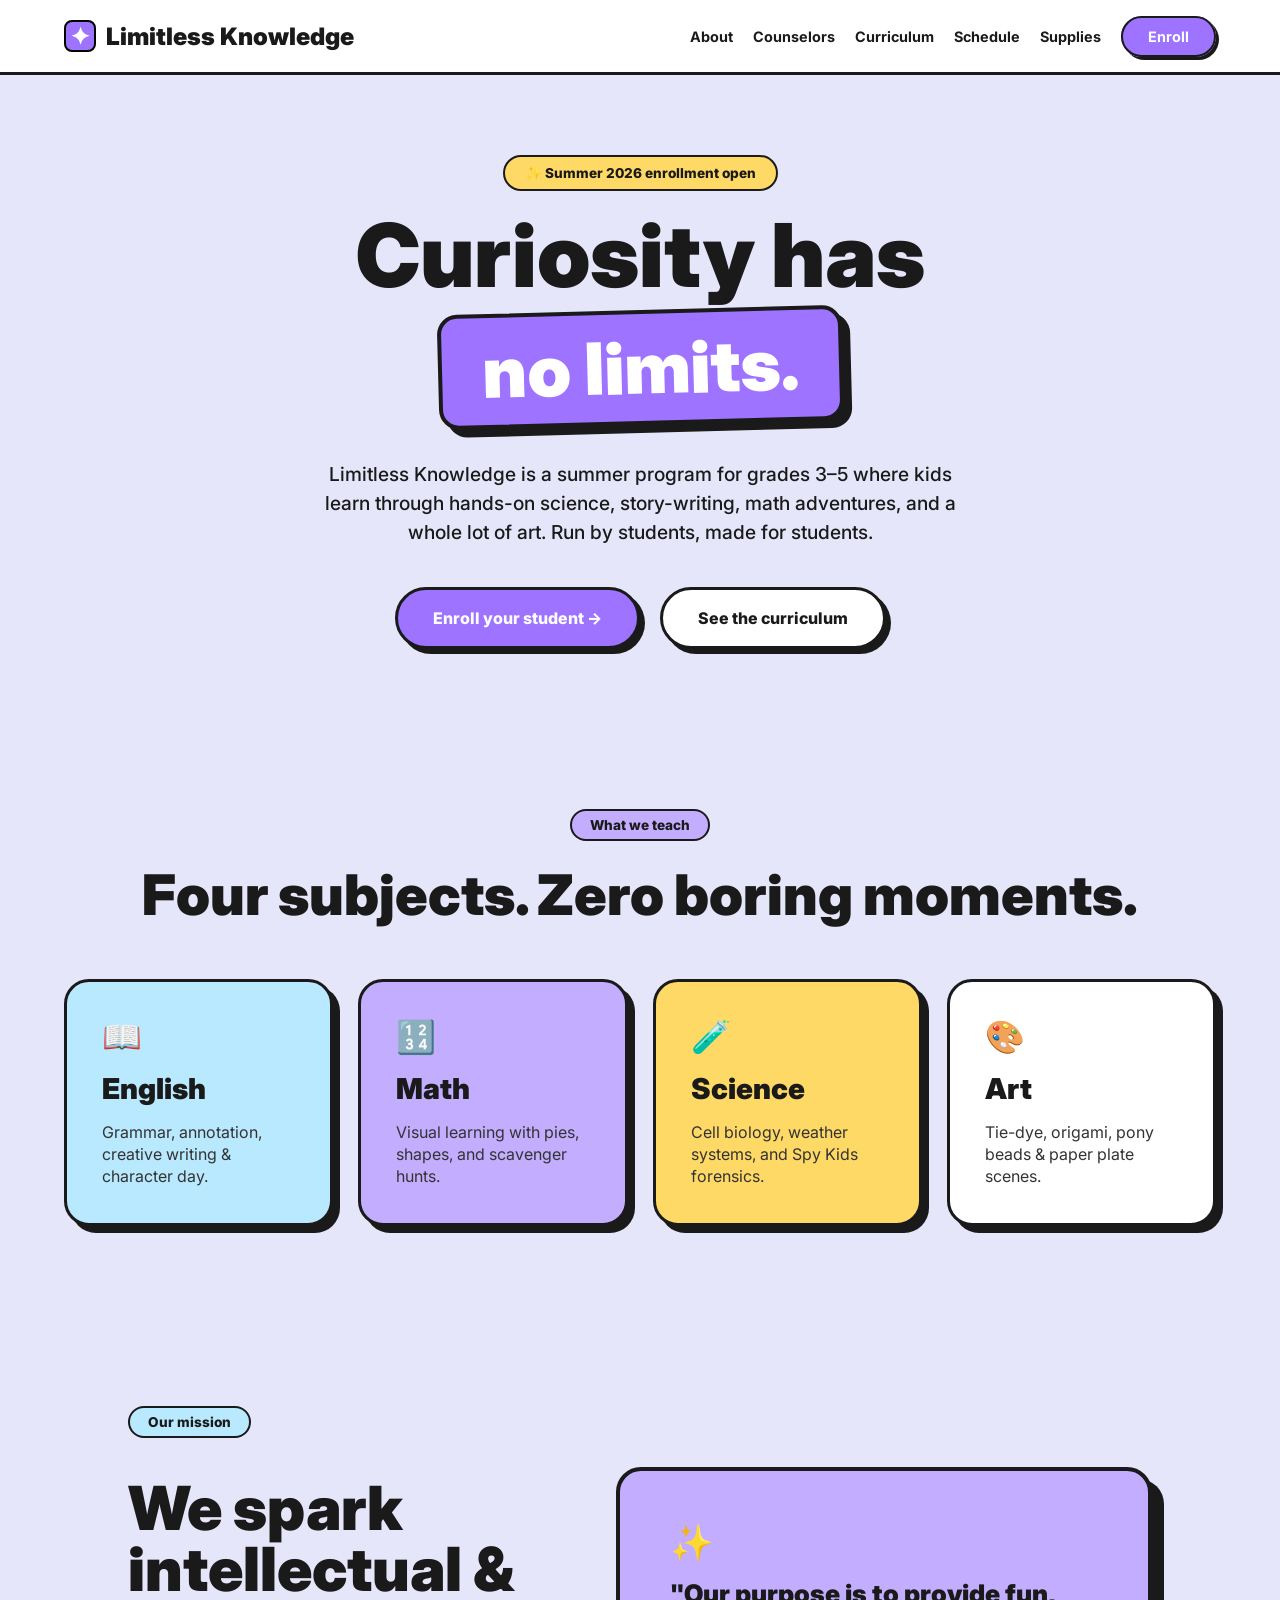
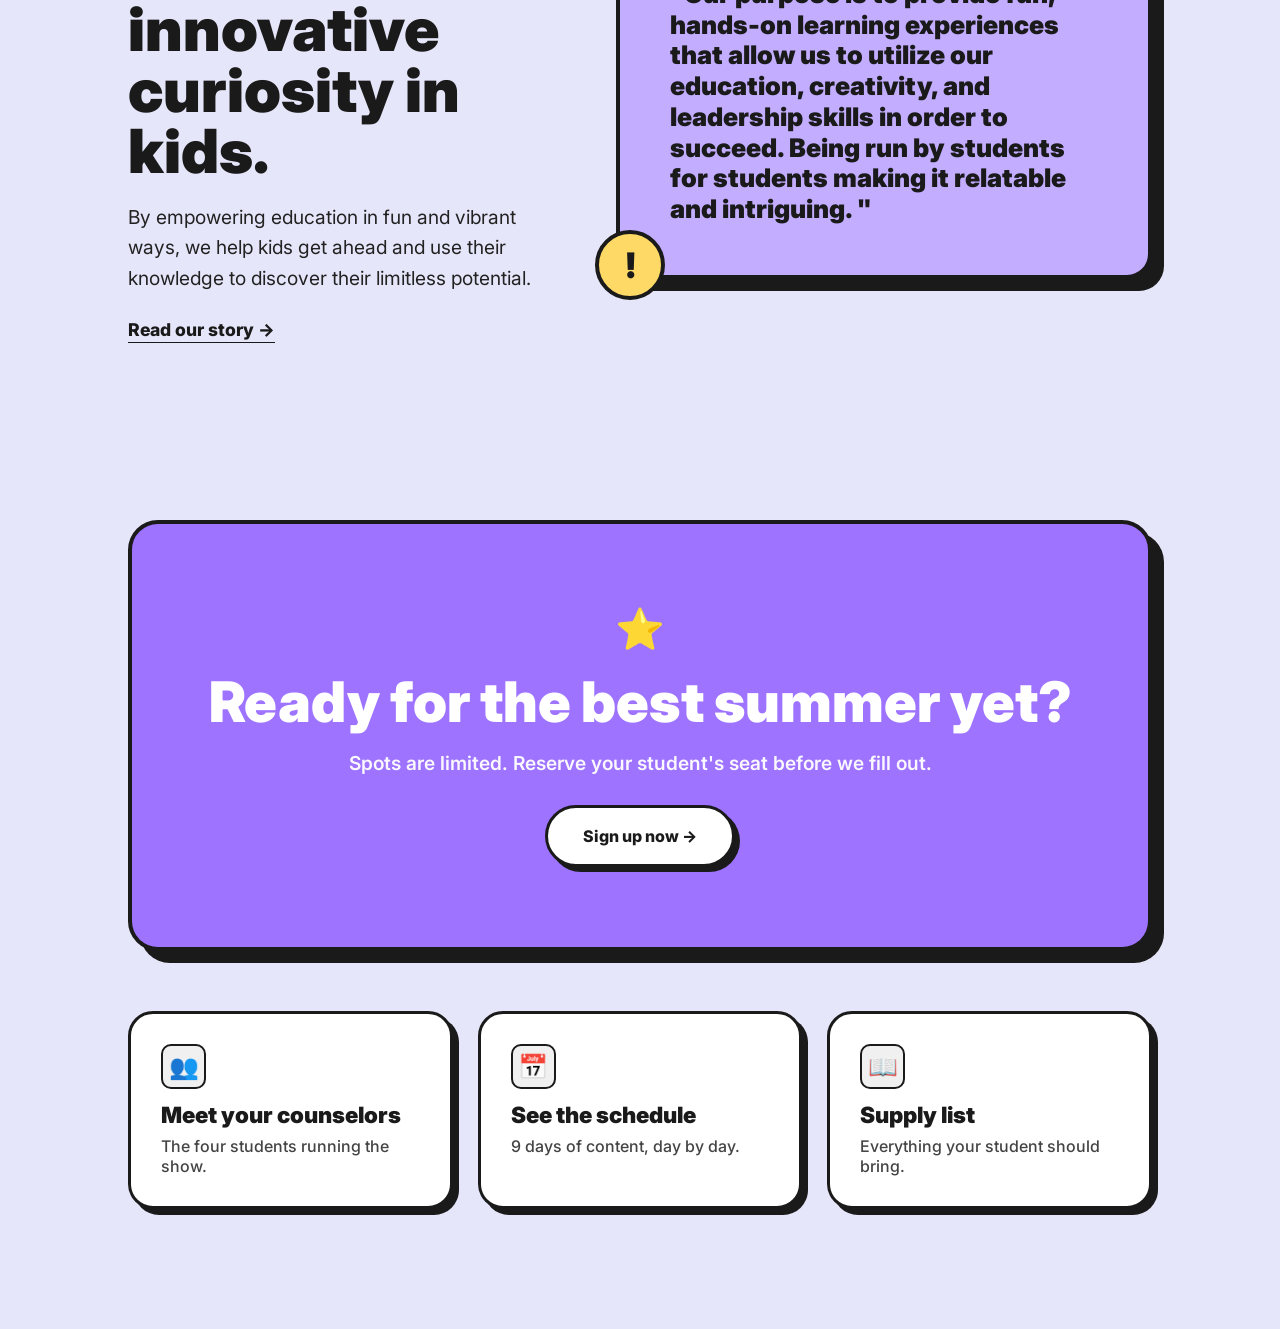
<file: index.html>
<!DOCTYPE html>
<html lang="en">
<head>
    <meta charset="UTF-8">
    <meta name="viewport" content="width=device-width, initial-scale=1.0">
    <title>Limitless Knowledge | Summer Program</title>
    <link href="https://fonts.googleapis.com/css2?family=Inter:wght@400;700;900&display=swap" rel="stylesheet">
    <style>
        :root {
            --purple: #9d73ff;
            --light-purple: #c3adff;
            --yellow: #ffd966;
            --blue: #b9e9ff;
            --lilac: #E6E6FA; 
            --black: #1a1a1a;
            --white: #ffffff;
        }

        * {
            margin: 0;
            padding: 0;
            box-sizing: border-box;
            font-family: 'Inter', sans-serif;
        }

        body {
            background-color: var(--lilac);
            color: var(--black);
            overflow-x: hidden;
        }

        /* --- Navigation --- */
        nav {
            display: flex;
            justify-content: space-between;
            align-items: center;
            padding: 20px 5%;
            background: var(--white);
            border-bottom: 3px solid var(--black);
            position: sticky;
            top: 0;
            z-index: 1000;
        }

        .logo {
            font-weight: 900;
            font-size: 1.5rem;
            display: flex;
            align-items: center;
            gap: 10px;
        }

        .nav-links {
            display: flex;
            gap: 20px;
            list-style: none;
            align-items: center;
        }

        .nav-links a {
            text-decoration: none;
            color: var(--black);
            font-weight: 700;
            font-size: 0.9rem;
        }

        .enroll-nav-btn {
            background: var(--purple);
            color: white !important;
            padding: 10px 25px;
            border-radius: 50px;
            border: 2px solid var(--black);
            box-shadow: 3px 3px 0px var(--black);
        }

        /* --- Hero Section --- */
        .hero {
            text-align: center;
            padding: 80px 10%;
            display: flex;
            flex-direction: column;
            align-items: center;
            min-height: 70vh;
            justify-content: center;
        }

        .badge {
            background: var(--yellow);
            padding: 8px 20px;
            border-radius: 50px;
            border: 2px solid var(--black);
            font-size: 0.85rem;
            font-weight: 800;
            margin-bottom: 25px;
        }

        h1 {
            font-size: clamp(3rem, 8vw, 5.5rem);
            font-weight: 900;
            line-height: 0.9;
        }

        .highlight-box {
            background: var(--purple);
            color: white;
            padding: 10px 40px;
            font-size: clamp(2.5rem, 7vw, 4.5rem);
            font-weight: 900;
            border-radius: 20px;
            border: 4px solid var(--black);
            display: inline-block;
            transform: rotate(-1.5deg);
            margin: 15px 0 35px 0;
            box-shadow: 8px 8px 0px var(--black);
        }

        .hero-subtext {
            max-width: 650px;
            font-size: 1.2rem;
            line-height: 1.5;
            margin-bottom: 40px;
            font-weight: 500;
        }

        /* --- Buttons --- */
        .cta-group {
            display: flex;
            gap: 20px;
            flex-wrap: wrap;
            justify-content: center;
        }

        .btn-main {
            padding: 18px 35px;
            border-radius: 50px;
            border: 3px solid var(--black);
            font-weight: 800;
            cursor: pointer;
            text-decoration: none;
            transition: transform 0.1s;
            display: inline-block;
        }

        .btn-main:active { transform: translate(2px, 2px); }

        .btn-purple {
            background: var(--purple);
            color: white;
            box-shadow: 5px 5px 0px var(--black);
        }

        .btn-white {
            background: white;
            color: var(--black);
            box-shadow: 5px 5px 0px var(--black);
        }

        /* --- Subjects Grid --- */
        .subjects-section {
            padding: 80px 5%;
            text-align: center;
        }

        .section-tag {
            background: var(--light-purple);
            padding: 6px 18px;
            border-radius: 50px;
            border: 2px solid var(--black);
            font-size: 0.85rem;
            font-weight: 800;
            display: inline-block;
            margin-bottom: 20px;
        }

        .grid {
            display: grid;
            grid-template-columns: repeat(auto-fit, minmax(240px, 1fr));
            gap: 25px;
            margin-top: 50px;
        }

        .card {
            border: 3px solid var(--black);
            border-radius: 25px;
            padding: 35px;
            text-align: left;
            box-shadow: 7px 7px 0px var(--black);
            background: white;
        }

        .card h3 { font-size: 1.8rem; margin: 15px 0; font-weight: 900; }
        .card p { font-size: 1rem; color: #333; line-height: 1.4; }

        .bg-blue { background-color: var(--blue); }
        .bg-purple { background-color: var(--light-purple); }
        .bg-yellow { background-color: var(--yellow); }

        /* --- Mission Section --- */
        .mission-section {
            display: flex;
            align-items: center;
            justify-content: space-between;
            padding: 100px 10%;
            gap: 60px;
            flex-wrap: wrap;
        }

        .mission-content { flex: 1; min-width: 320px; }
        
        .mission-title {
            font-size: clamp(2.5rem, 5vw, 3.8rem);
            font-weight: 900;
            margin: 20px 0;
            line-height: 1;
        }

        .mission-text {
            font-size: 1.2rem;
            line-height: 1.6;
            margin-bottom: 25px;
            color: #222;
        }

        .read-story {
            font-weight: 800;
            color: var(--black);
            text-decoration: underline;
            text-underline-offset: 6px;
            font-size: 1.1rem;
        }

        .mission-quote-card {
            flex: 1;
            min-width: 320px;
            background: var(--light-purple);
            border: 4px solid var(--black);
            border-radius: 25px;
            padding: 50px;
            position: relative;
            box-shadow: 12px 12px 0px var(--black);
        }

        .quote-inner p {
            font-size: 1.6rem;
            font-weight: 900;
            line-height: 1.2;
            margin-top: 15px;
        }

        .alert-bubble {
            position: absolute;
            bottom: -25px;
            left: -25px;
            background: var(--yellow);
            width: 70px;
            height: 70px;
            border-radius: 50%;
            border: 4px solid var(--black);
            display: flex;
            align-items: center;
            justify-content: center;
            font-weight: 900;
            font-size: 2.2rem;
        }

        /* --- CTA Footer Section --- */
        .cta-section { padding: 80px 10% 120px 10%; }

        .cta-banner {
            background: var(--purple);
            color: white;
            border: 4px solid var(--black);
            border-radius: 30px;
            padding: 80px 40px;
            text-align: center;
            box-shadow: 12px 12px 0px var(--black);
            margin-bottom: 60px;
        }

        .cta-banner h2 { font-size: clamp(2rem, 5vw, 3.5rem); font-weight: 900; margin-bottom: 15px; }
        .cta-banner p { font-size: 1.2rem; font-weight: 600; opacity: 0.95; }

        .info-grid {
            display: grid;
            grid-template-columns: repeat(auto-fit, minmax(300px, 1fr));
            gap: 25px;
        }

        .info-card {
            background: white;
            border: 3px solid var(--black);
            border-radius: 25px;
            padding: 30px;
            box-shadow: 6px 6px 0px var(--black);
        }

        .info-card h3 { margin: 12px 0 8px 0; font-weight: 900; font-size: 1.4rem; }
        .info-card p { font-size: 1rem; color: #444; font-weight: 500; }
        
        .card-icon { 
            font-size: 1.5rem; 
            background: #f0f0f0; 
            width: 45px; 
            height: 45px; 
            display: flex; 
            align-items: center; 
            justify-content: center; 
            border-radius: 10px;
            border: 2px solid var(--black);
        }

        @media (max-width: 600px) {
            .cta-group { flex-direction: column; width: 100%; }
            .btn-main { width: 100%; text-align: center; }
        }
    </style>
</head>
<body>

    <nav>
        <div class="logo">
            <div style="background: var(--purple); width: 32px; height: 32px; border-radius: 8px; border: 2px solid black; display: flex; align-items: center; justify-content: center; color: white;">✦</div>
            Limitless Knowledge
        </div>
        <ul class="nav-links">
            <li><a href="about.html">About</a></li>
            <li><a href="counselors.html">Counselors</a></li>
            <li><a href="curriculum.html">Curriculum</a></li>
            <li><a href="schedule.html">Schedule</a></li>
            <li><a href="supplies.html">Supplies</a></li>
            <li><a href="enroll.html" class="enroll-nav-btn">Enroll</a></li>
        </ul>
    </nav>

    <section class="hero">
        <div class="badge">✨ Summer 2026 enrollment open</div>
        <h1>Curiosity has</h1>
        <div class="highlight-box">no limits.</div>
        <p class="hero-subtext">
            Limitless Knowledge is a summer program for grades 3–5 where kids learn through hands-on science, story-writing, math adventures, and a whole lot of art. Run by students, made for students.
        </p>
        <div class="cta-group">
            <a href="enroll.html" class="btn-main btn-purple">Enroll your student →</a>
            <a href="curriculum.html" class="btn-main btn-white">See the curriculum</a>
        </div>
    </section>

    <section class="subjects-section">
        <span class="section-tag">What we teach</span>
        <h2 style="font-size: clamp(2rem, 5vw, 3.5rem); font-weight: 900;">Four subjects. Zero boring moments.</h2>

        <div class="grid">
            <div class="card bg-blue">
                <div style="font-size: 2rem;">📖</div>
                <h3>English</h3>
                <p>Grammar, annotation, creative writing & character day.</p>
            </div>
            <div class="card bg-purple">
                <div style="font-size: 2rem;">🔢</div>
                <h3>Math</h3>
                <p>Visual learning with pies, shapes, and scavenger hunts.</p>
            </div>
            <div class="card bg-yellow">
                <div style="font-size: 2rem;">🧪</div>
                <h3>Science</h3>
                <p>Cell biology, weather systems, and Spy Kids forensics.</p>
            </div>
            <div class="card">
                <div style="font-size: 2rem;">🎨</div>
                <h3>Art</h3>
                <p>Tie-dye, origami, pony beads & paper plate scenes.</p>
            </div>
        </div>
    </section>

    <section class="mission-section">
        <div class="mission-content">
            <span class="section-tag" style="background: var(--blue);">Our mission</span>
            <h2 class="mission-title">We spark intellectual & innovative curiosity in kids.</h2>
            <p class="mission-text">
                By empowering education in fun and vibrant ways, we help kids get ahead and 
                use their knowledge to discover their limitless potential.
            </p>
            <a href="#" class="read-story">Read our story →</a>
        </div>
        
        <div class="mission-quote-card">
            <div class="quote-inner">
                <span style="font-size: 2.2rem;">✨</span>
                <p>"Our purpose is to provide fun, hands-on learning experiences that allow us to utilize our education, creativity, and leadership skills in order to succeed. Being run by students for students making it relatable and intriguing. 
"</p>
            </div>
            <div class="alert-bubble">!</div>
        </div>
    </section>

    <section class="cta-section">
        <div class="cta-banner">
            <span style="font-size: 2.5rem; display: block; margin-bottom: 15px;">⭐</span>
            <h2>Ready for the best summer yet?</h2>
            <p>Spots are limited. Reserve your student's seat before we fill out.</p>
            <a href="enroll.html" class="btn-main btn-white" style="margin-top: 30px;">Sign up now →</a>
        </div>

        <div class="info-grid">
            <div class="info-card">
                <div class="card-icon">👥</div>
                <h3>Meet your counselors</h3>
                <p>The four students running the show.</p>
            </div>
            <div class="info-card">
                <div class="card-icon">📅</div>
                <h3>See the schedule</h3>
                <p>9 days of content, day by day.</p>
            </div>
            <div class="info-card">
                <div class="card-icon">📖</div>
                <h3>Supply list</h3>
                <p>Everything your student should bring.</p>
            </div>
        </div>
    </section>

</body>
</html>
</file>
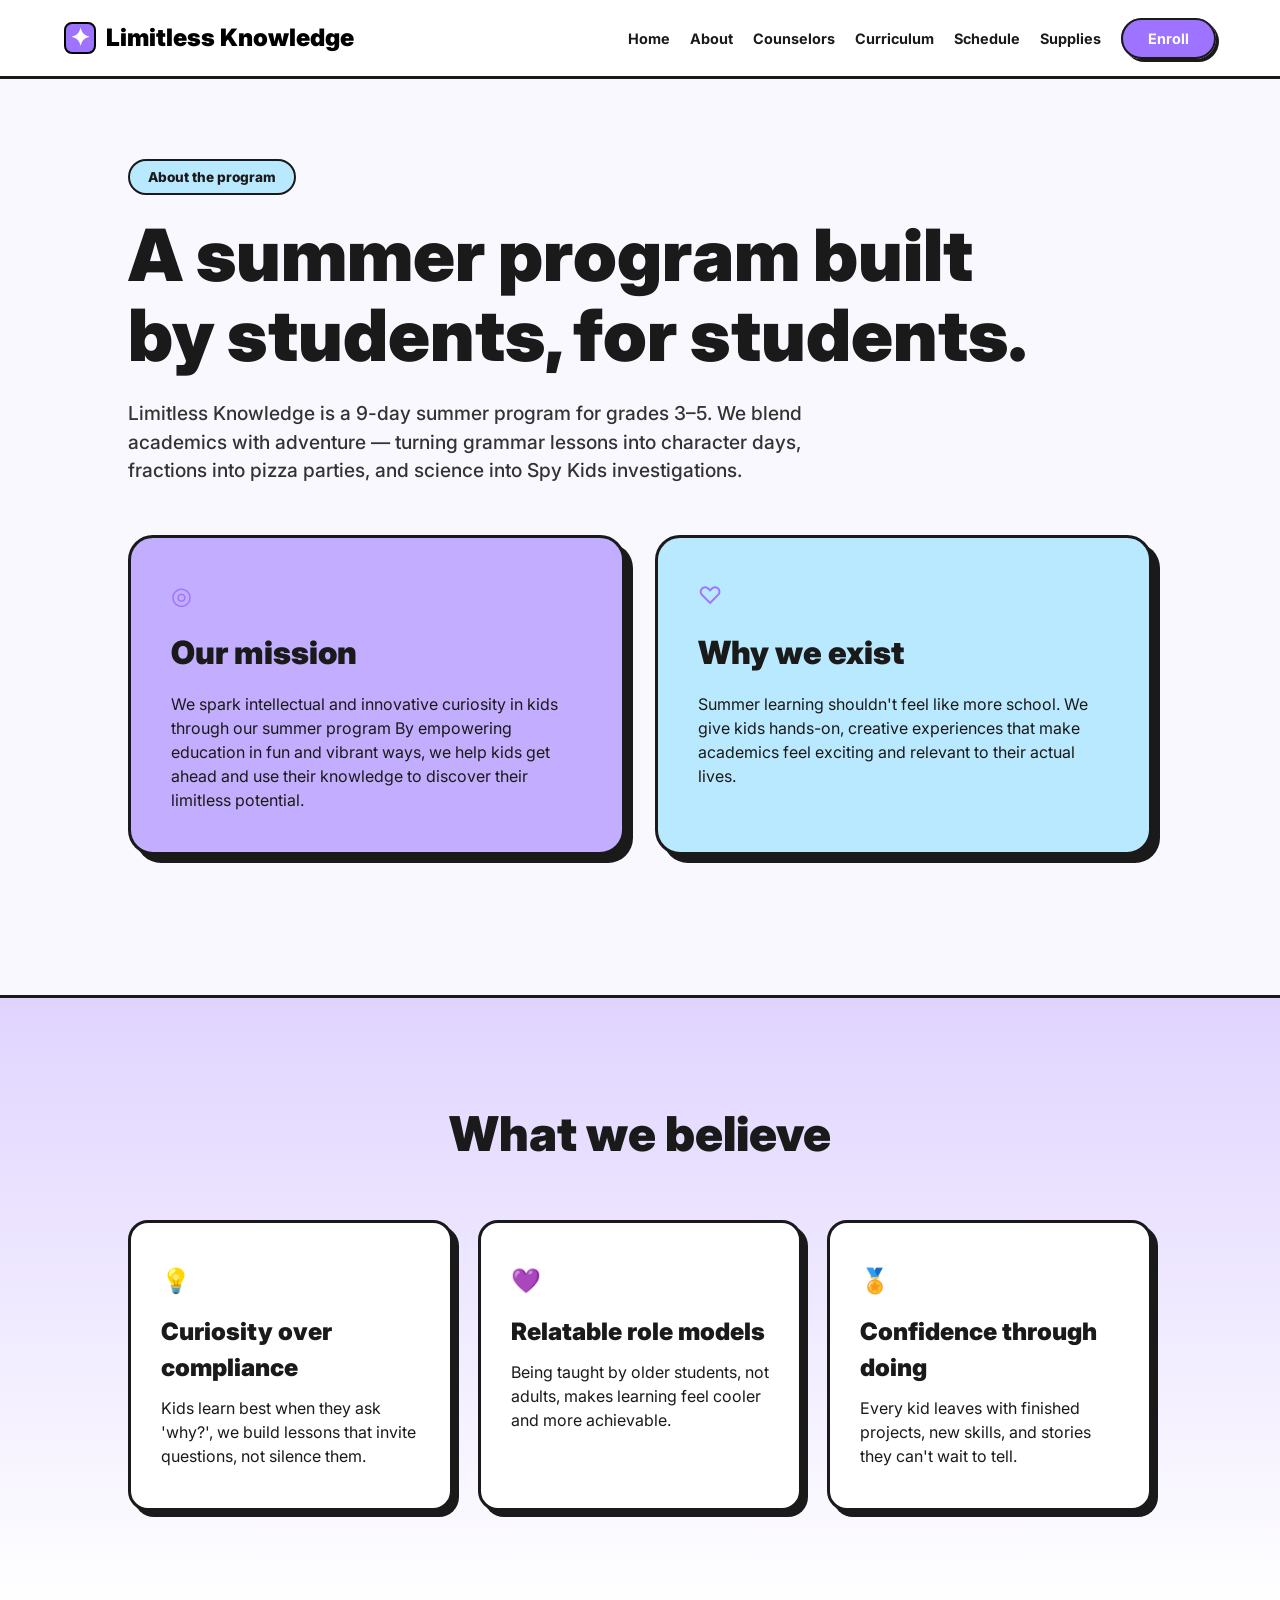
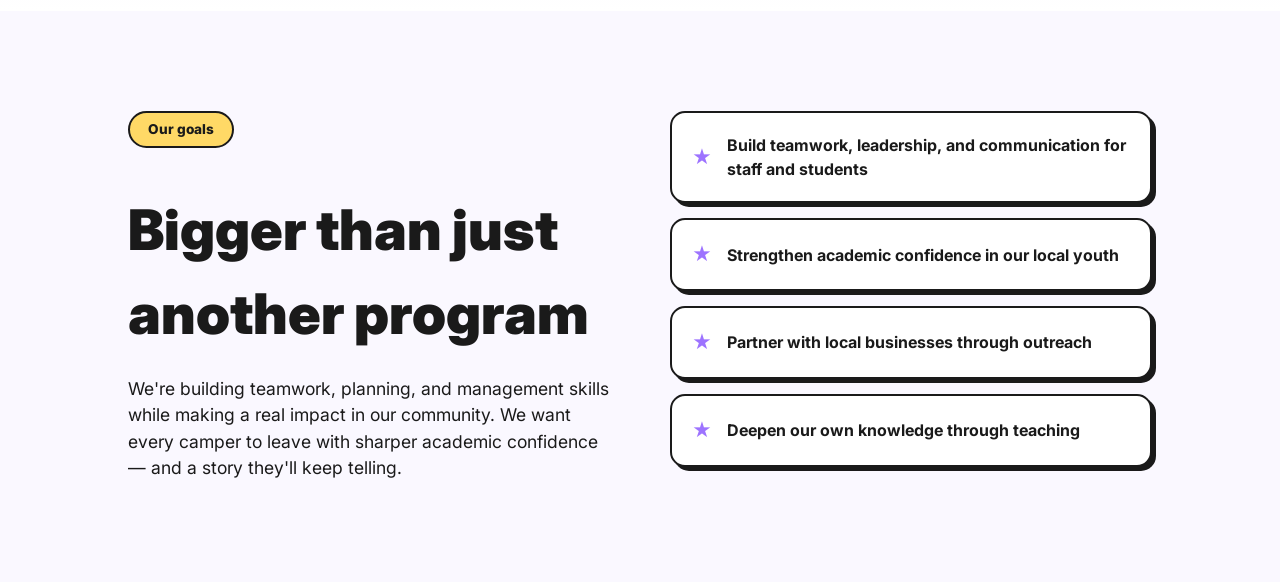
<file: about.html>
<!DOCTYPE html>
<html lang="en">
<head>
    <meta charset="UTF-8">
    <meta name="viewport" content="width=device-width, initial-scale=1.0">
    <title>About | Limitless Knowledge</title>
    <link href="https://fonts.googleapis.com/css2?family=Inter:wght@400;700;900&display=swap" rel="stylesheet">
    <style>
        :root {
            --purple: #9d73ff;
            --light-purple: #c3adff;
            --yellow: #ffd966;
            --blue: #b9e9ff;
            --off-white: #faf8ff; 
            --black: #1a1a1a;
            --white: #ffffff;
        }

        * { margin: 0; padding: 0; box-sizing: border-box; font-family: 'Inter', sans-serif; }
        body { background-color: var(--off-white); color: var(--black); line-height: 1.5; overflow-x: hidden; }

        /* --- Navigation --- */
        nav {
            display: flex; justify-content: space-between; align-items: center;
            padding: 20px 5%; background: var(--white); border-bottom: 3px solid var(--black);
            position: sticky; top: 0; z-index: 1000;
        }
        .logo { font-weight: 900; font-size: 1.5rem; display: flex; align-items: center; gap: 10px; text-decoration: none; color: black; }
        .nav-links { display: flex; gap: 20px; list-style: none; align-items: center; }
        .nav-links a { text-decoration: none; color: var(--black); font-weight: 700; font-size: 0.9rem; }
        .enroll-nav-btn {
            background: var(--purple); color: white !important; padding: 10px 25px;
            border-radius: 50px; border: 2px solid var(--black); box-shadow: 3px 3px 0px var(--black);
        }

        /* --- Hero Section --- */
        .hero { padding: 80px 10% 60px 10%; }
        .badge {
            background: var(--blue); padding: 6px 18px; border-radius: 50px;
            border: 2px solid var(--black); font-size: 0.85rem; font-weight: 800; display: inline-block; margin-bottom: 20px;
        }
        h1 { font-size: clamp(2.5rem, 6vw, 4.5rem); font-weight: 900; line-height: 1.1; margin-bottom: 25px; max-width: 900px; }
        .intro-text { max-width: 700px; font-size: 1.2rem; font-weight: 500; color: #333; margin-bottom: 50px; }

        /* --- Mission Cards --- */
        .mission-grid { display: grid; grid-template-columns: 1fr 1fr; gap: 30px; margin-bottom: 80px; }
        .m-card { border: 3px solid var(--black); border-radius: 25px; padding: 40px; box-shadow: 8px 8px 0px var(--black); }
        .m-card h2 { font-size: 2rem; font-weight: 900; margin: 15px 0; }
        .bg-lilac { background-color: var(--light-purple); }
        .bg-cyan { background-color: var(--blue); }

        /* --- Beliefs Section --- */
        .beliefs-section { 
            background: linear-gradient(180deg, #e0d4ff 0%, #ffffff 100%); 
            padding: 100px 10%; text-align: center; border-top: 3px solid var(--black);
        }
        .beliefs-grid { display: grid; grid-template-columns: repeat(auto-fit, minmax(280px, 1fr)); gap: 25px; margin-top: 50px; }
        .belief-card { background: white; border: 3px solid var(--black); border-radius: 20px; padding: 40px 30px; text-align: left; box-shadow: 6px 6px 0px var(--black); }
        .belief-card h3 { font-size: 1.5rem; font-weight: 900; margin: 15px 0 10px 0; }
        .icon { font-size: 1.5rem; color: var(--purple); }

        /* --- Goals Section --- */
        .goals-section { padding: 100px 10%; display: flex; align-items: center; gap: 60px; flex-wrap: wrap; }
        .goals-content { flex: 1; min-width: 320px; }
        .goals-list { flex: 1; min-width: 350px; list-style: none; }
        .goal-item { 
            background: white; border: 2px solid var(--black); border-radius: 15px; 
            padding: 20px; margin-bottom: 15px; font-weight: 700; display: flex; align-items: center;
            box-shadow: 4px 4px 0px var(--black);
        }
        .goal-item::before { content: "★"; margin-right: 15px; color: var(--purple); font-size: 1.2rem; }

        @media (max-width: 768px) {
            .mission-grid { grid-template-columns: 1fr; }
            .hero, .beliefs-section, .goals-section { padding-left: 5%; padding-right: 5%; }
        }
    </style>
</head>
<body>

    <nav>
        <a href="index.html" class="logo">
            <div style="background: var(--purple); width: 32px; height: 32px; border-radius: 8px; border: 2px solid black; display: flex; align-items: center; justify-content: center; color: white;">✦</div>
            Limitless Knowledge
        </a>
        <ul class="nav-links">
            <li><a href="index.html">Home</a></li>
            <li><a href="about.html">About</a></li>
            <li><a href="counselors.html">Counselors</a></li>
            <li><a href="curriculum.html">Curriculum</a></li>
            <li><a href="schedule.html">Schedule</a></li>
            <li><a href="supplies.html">Supplies</a></li>
            <li><a href="enroll.html" class="enroll-nav-btn">Enroll</a></li>
        </ul>
    </nav>

    <header class="hero">
        <span class="badge">About the program</span>
        <h1>A summer program built by students, for students.</h1>
        <p class="intro-text">Limitless Knowledge is a 9-day summer program for grades 3–5. We blend academics with adventure — turning grammar lessons into character days, fractions into pizza parties, and science into Spy Kids investigations.</p>

        <div class="mission-grid">
            <div class="m-card bg-lilac">
                <div class="icon">◎</div>
                <h2>Our mission</h2>
                <p>We spark intellectual and innovative curiosity in kids through our summer program By empowering education in fun and vibrant ways, we help kids get ahead and use their knowledge to discover their limitless potential.</p>
            </div>
            <div class="m-card bg-cyan">
                <div class="icon">♡</div>
                <h2>Why we exist</h2>
                <p>Summer learning shouldn't feel like more school. We give kids hands-on, creative experiences that make academics feel exciting and relevant to their actual lives.</p>
            </div>
        </div>
    </header>

    <section class="beliefs-section">
        <h2 style="font-size: 3rem; font-weight: 900;">What we believe</h2>
        <div class="beliefs-grid">
            <div class="belief-card">
                <div class="icon">💡</div>
                <h3>Curiosity over compliance</h3>
                <p>Kids learn best when they ask 'why?', we build lessons that invite questions, not silence them.</p>
            </div>
            <div class="belief-card">
                <div class="icon">💜</div>
                <h3>Relatable role models</h3>
                <p>Being taught by older students, not adults, makes learning feel cooler and more achievable.</p>
            </div>
            <div class="belief-card">
                <div class="icon">🏅</div>
                <h3>Confidence through doing</h3>
                <p>Every kid leaves with finished projects, new skills, and stories they can't wait to tell.</p>
            </div>
        </div>
    </section>

    <section class="goals-section">
        <div class="goals-content">
            <span class="badge" style="background: var(--yellow);">Our goals</span>
            <h2 style="font-size: 3.5rem; font-weight: 900; margin: 20px 0;">Bigger than just another program</h2>
            <p style="font-size: 1.1rem; max-width: 500px;">We're building teamwork, planning, and management skills while making a real impact in our community. We want every camper to leave with sharper academic confidence — and a story they'll keep telling.</p>
        </div>
        <div class="goals-list">
            <div class="goal-item">Build teamwork, leadership, and communication for staff and students</div>
            <div class="goal-item">Strengthen academic confidence in our local youth</div>
            <div class="goal-item">Partner with local businesses through outreach</div>
            <div class="goal-item">Deepen our own knowledge through teaching</div>
        </div>
    </section>

</body>
</html>
</file>
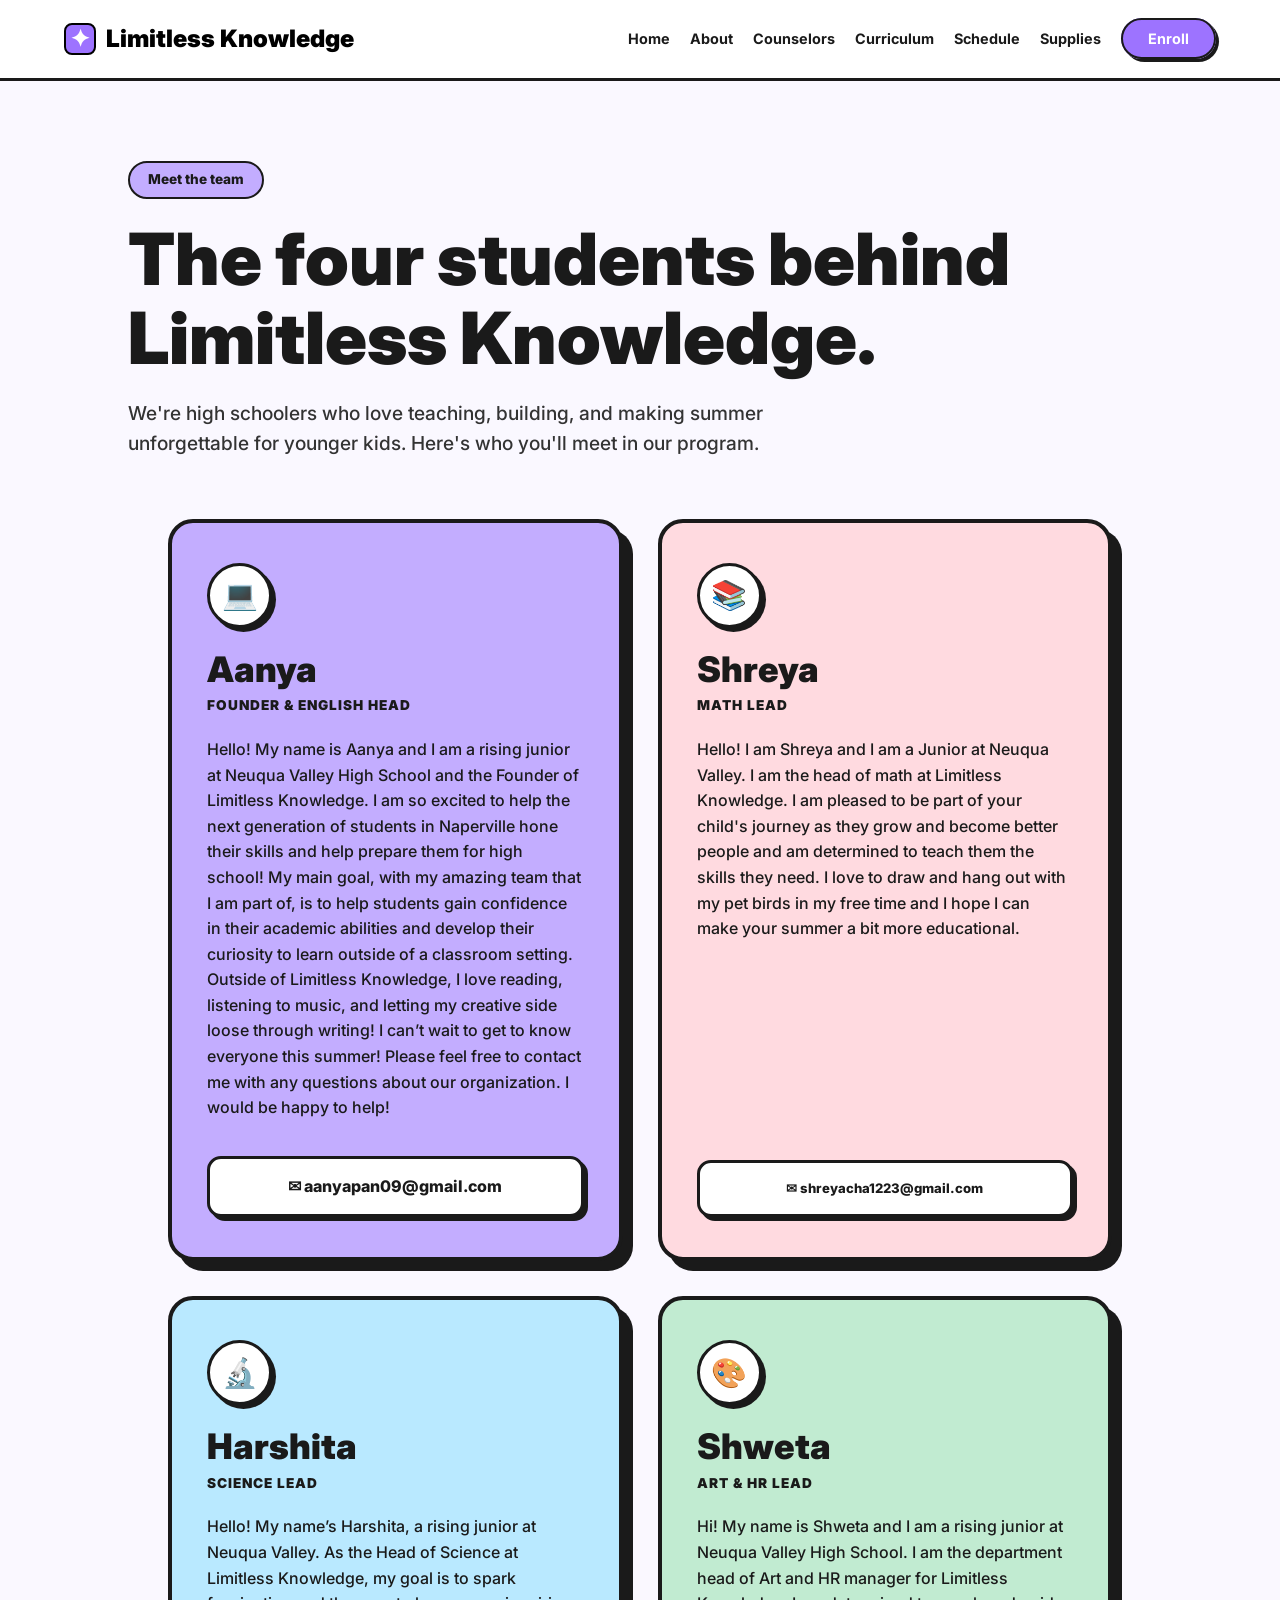
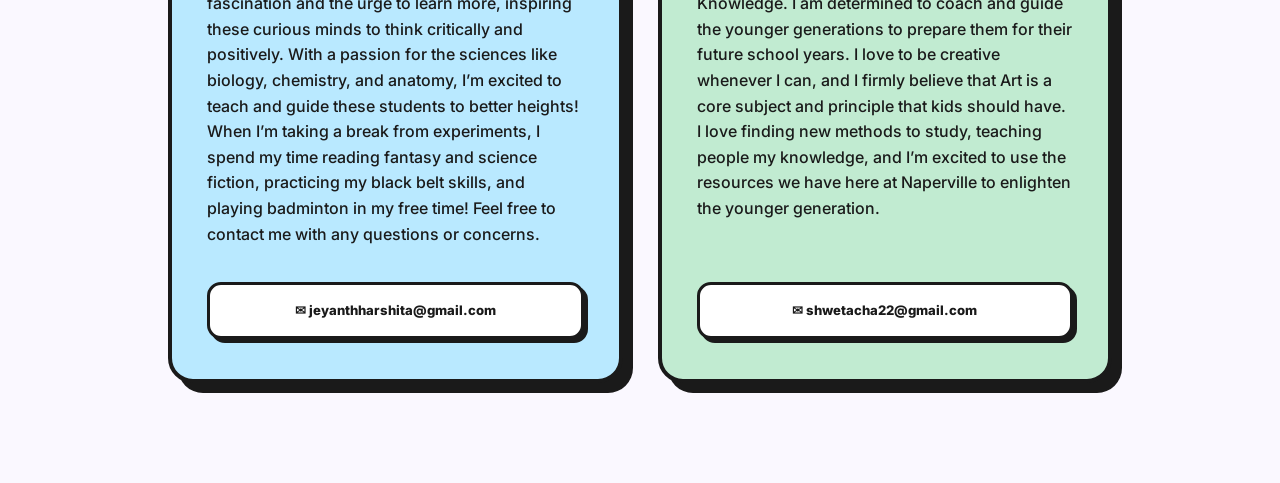
<file: counselors.html>
<!DOCTYPE html>
<html lang="en">
<head>
    <meta charset="UTF-8">
    <meta name="viewport" content="width=device-width, initial-scale=1.0">
    <title>Counselors | Limitless Knowledge</title>
    <link href="https://fonts.googleapis.com/css2?family=Inter:wght@400;500;700;900&display=swap" rel="stylesheet">
    <style>
        :root {
            --purple: #9d73ff;
            --light-purple: #c3adff;
            --yellow: #ffd966;
            --blue: #b9e9ff;
            --light-pink: #ffdae0;
            --pale-mint: #c1ebd1;
            --off-white: #faf8ff; 
            --black: #1a1a1a;
            --white: #ffffff;
        }

        * { margin: 0; padding: 0; box-sizing: border-box; font-family: 'Inter', sans-serif; }
        body { background-color: var(--off-white); color: var(--black); line-height: 1.6; }

        nav {
            display: flex; justify-content: space-between; align-items: center;
            padding: 20px 5%; background: var(--white); border-bottom: 3px solid var(--black);
            position: sticky; top: 0; z-index: 1000;
        }
        .logo { font-weight: 900; font-size: 1.5rem; display: flex; align-items: center; gap: 10px; text-decoration: none; color: black; }
        .nav-links { display: flex; gap: 20px; list-style: none; align-items: center; }
        .nav-links a { text-decoration: none; color: var(--black); font-weight: 700; font-size: 0.9rem; }
        .enroll-nav-btn {
            background: var(--purple); color: white !important; padding: 10px 25px;
            border-radius: 50px; border: 2px solid var(--black); box-shadow: 3px 3px 0px var(--black);
        }

        header { padding: 80px 10% 40px 10%; }
        .badge {
            background: var(--light-purple); padding: 6px 18px; border-radius: 50px;
            border: 2px solid var(--black); font-size: 0.85rem; font-weight: 800; display: inline-block; margin-bottom: 20px;
        }
        h1 { font-size: clamp(2.5rem, 6vw, 4.5rem); font-weight: 900; line-height: 1.1; margin-bottom: 20px; }
        .intro-text { max-width: 700px; font-size: 1.2rem; font-weight: 500; color: #333; }

        .counselors-container {
            display: grid;
            grid-template-columns: repeat(2, 1fr); /* Strictly forces exactly 2 columns on desktop */
            gap: 35px;
            padding: 20px 10% 100px 10%;
            max-width: 1200px;
            margin: 0 auto;
        }

        .counselor-card {
            border: 4px solid var(--black);
            border-radius: 25px;
            padding: 40px 35px;
            box-shadow: 10px 10px 0px var(--black);
            display: flex;
            flex-direction: column;
            justify-content: space-between;
        }

        .icon-circle {
            width: 65px; height: 65px;
            background: white;
            border: 3px solid var(--black);
            border-radius: 50%;
            display: flex; align-items: center; justify-content: center;
            font-size: 1.8rem;
            margin-bottom: 20px;
            box-shadow: 4px 4px 0px var(--black);
        }

        .name { font-size: 2.2rem; font-weight: 900; margin-bottom: 5px; line-height: 1.2; }
        .role { font-size: 0.85rem; font-weight: 900; text-transform: uppercase; letter-spacing: 1px; color: #1a1a1a; margin-bottom: 20px; display: block; }
        .bio { font-size: 1rem; font-weight: 500; color: #1a1a1a; margin-bottom: 35px; }

        .email-link {
            width: 100%;
            padding: 15px 10px;
            background: var(--white);
            border: 3px solid var(--black);
            border-radius: 14px;
            color: var(--black);
            text-decoration: none;
            font-weight: 800;
            text-align: center;
            box-shadow: 4px 4px 0px var(--black);
            transition: transform 0.1s, box-shadow 0.1s;
            white-space: nowrap; /* Prevents the email from breaking onto two lines */
            overflow: hidden;
            text-overflow: ellipsis;
            margin-top: auto;
        }
        
        .email-large {
            font-size: 1rem;
        }

        .email-small {
            font-size: 0.82rem; /* Shrunk just a tiny bit more to ensure it sits on one line */
        }

        .email-link:hover {
            transform: translate(-2px, -2px);
            box-shadow: 6px 6px 0px var(--black);
            background-color: #fafafa;
        }
        .email-link:active {
            transform: translate(2px, 2px);
            box-shadow: 2px 2px 0px var(--black);
        }

        .card-purple { background-color: var(--light-purple); }
        .card-pink { background-color: var(--light-pink); }
        .card-blue { background-color: var(--blue); }
        .card-mint { background-color: var(--pale-mint); }

        /* Tablet break down */
        @media (max-width: 992px) {
            .counselors-container { grid-template-columns: 1fr; max-width: 600px; }
            .email-small { font-size: 0.9rem; } /* Gives space back on mobile stacks */
        }

        @media (max-width: 550px) {
            .counselors-container { padding-left: 5%; padding-right: 5%; }
            .counselor-card { padding: 30px 20px; }
            .email-small { font-size: 0.78rem; } /* Extra protection for tiny phone screens */
        }
    </style>
</head>
<body>

    <nav>
        <a href="index.html" class="logo">
            <div style="background: var(--purple); width: 32px; height: 32px; border-radius: 8px; border: 2px solid black; display: flex; align-items: center; justify-content: center; color: white;">✦</div>
            Limitless Knowledge
        </a>
        <ul class="nav-links">
            <li><a href="index.html">Home</a></li>
            <li><a href="about.html">About</a></li>
            <li><a href="counselors.html">Counselors</a></li>
            <li><a href="curriculum.html">Curriculum</a></li>
            <li><a href="schedule.html">Schedule</a></li>
            <li><a href="supplies.html">Supplies</a></li>
            <li><a href="enroll.html" class="enroll-nav-btn">Enroll</a></li>
        </ul>
    </nav>

    <header>
        <span class="badge">Meet the team</span>
        <h1>The four students behind Limitless Knowledge.</h1>
        <p class="intro-text">We're high schoolers who love teaching, building, and making summer unforgettable for younger kids. Here's who you'll meet in our program.</p>
    </header>

    <section class="counselors-container">
        
        <div class="counselor-card card-purple">
            <div>
                <div class="icon-circle">💻</div>
                <h2 class="name">Aanya</h2>
                <span class="role">Founder & English Head</span>
                <p class="bio">Hello! My name is Aanya and I am a rising junior at Neuqua Valley High School and the Founder of Limitless Knowledge. I am so excited to help the next generation of students in Naperville hone their skills and help prepare them for high school! My main goal, with my amazing team that I am part of, is to help students gain confidence in their academic abilities and develop their curiosity to learn outside of a classroom setting. Outside of Limitless Knowledge, I love reading, listening to music, and letting my creative side loose through writing! I can’t wait to get to know everyone this summer! Please feel free to contact me with any questions about our organization. I would be happy to help!</p>
            </div>
            <a href="mailto:aanyapan09@gmail.com" class="email-link email-large">✉ aanyapan09@gmail.com</a>
        </div>

        <div class="counselor-card card-pink">
            <div>
                <div class="icon-circle">📚</div>
                <h2 class="name">Shreya</h2>
                <span class="role">Math Lead</span>
                <p class="bio">Hello! I am Shreya and I am a Junior at Neuqua Valley. I am the head of math at Limitless Knowledge. I am pleased to be part of your child's journey as they grow and become better people and am determined to teach them the skills they need. I love to draw and hang out with my pet birds in my free time and I hope I can make your summer a bit more educational.</p>
            </div>
            <a href="mailto:shreyacha1223@gmail.com" class="email-link email-small">✉ shreyacha1223@gmail.com</a>
        </div>

        <div class="counselor-card card-blue">
            <div>
                <div class="icon-circle">🔬</div>
                <h2 class="name">Harshita</h2>
                <span class="role">Science Lead</span>
                <p class="bio">Hello! My name’s Harshita, a rising junior at Neuqua Valley. As the Head of Science at Limitless Knowledge, my goal is to spark fascination and the urge to learn more, inspiring these curious minds to think critically and positively. With a passion for the sciences like biology, chemistry, and anatomy, I’m excited to teach and guide these students to better heights! When I’m taking a break from experiments, I spend my time reading fantasy and science fiction, practicing my black belt skills, and playing badminton in my free time! Feel free to contact me with any questions or concerns.</p>
            </div>
            <a href="mailto:jeyanthharshita@gmail.com" class="email-link email-small">✉ jeyanthharshita@gmail.com</a>
        </div>

        <div class="counselor-card card-mint">
            <div>
                <div class="icon-circle">🎨</div>
                <h2 class="name">Shweta</h2>
                <span class="role">Art & HR Lead</span>
                <p class="bio">Hi! My name is Shweta and I am a rising junior at Neuqua Valley High School. I am the department head of Art and HR manager for Limitless Knowledge. I am determined to coach and guide the younger generations to prepare them for their future school years. I love to be creative whenever I can, and I firmly believe that Art is a core subject and principle that kids should have. I love finding new methods to study, teaching people my knowledge, and I’m excited to use the resources we have here at Naperville to enlighten the younger generation.</p>
            </div>
            <a href="mailto:shwetacha22@gmail.com" class="email-link email-small">✉ shwetacha22@gmail.com</a>
        </div>

    </section>

</body>
</html>
</file>
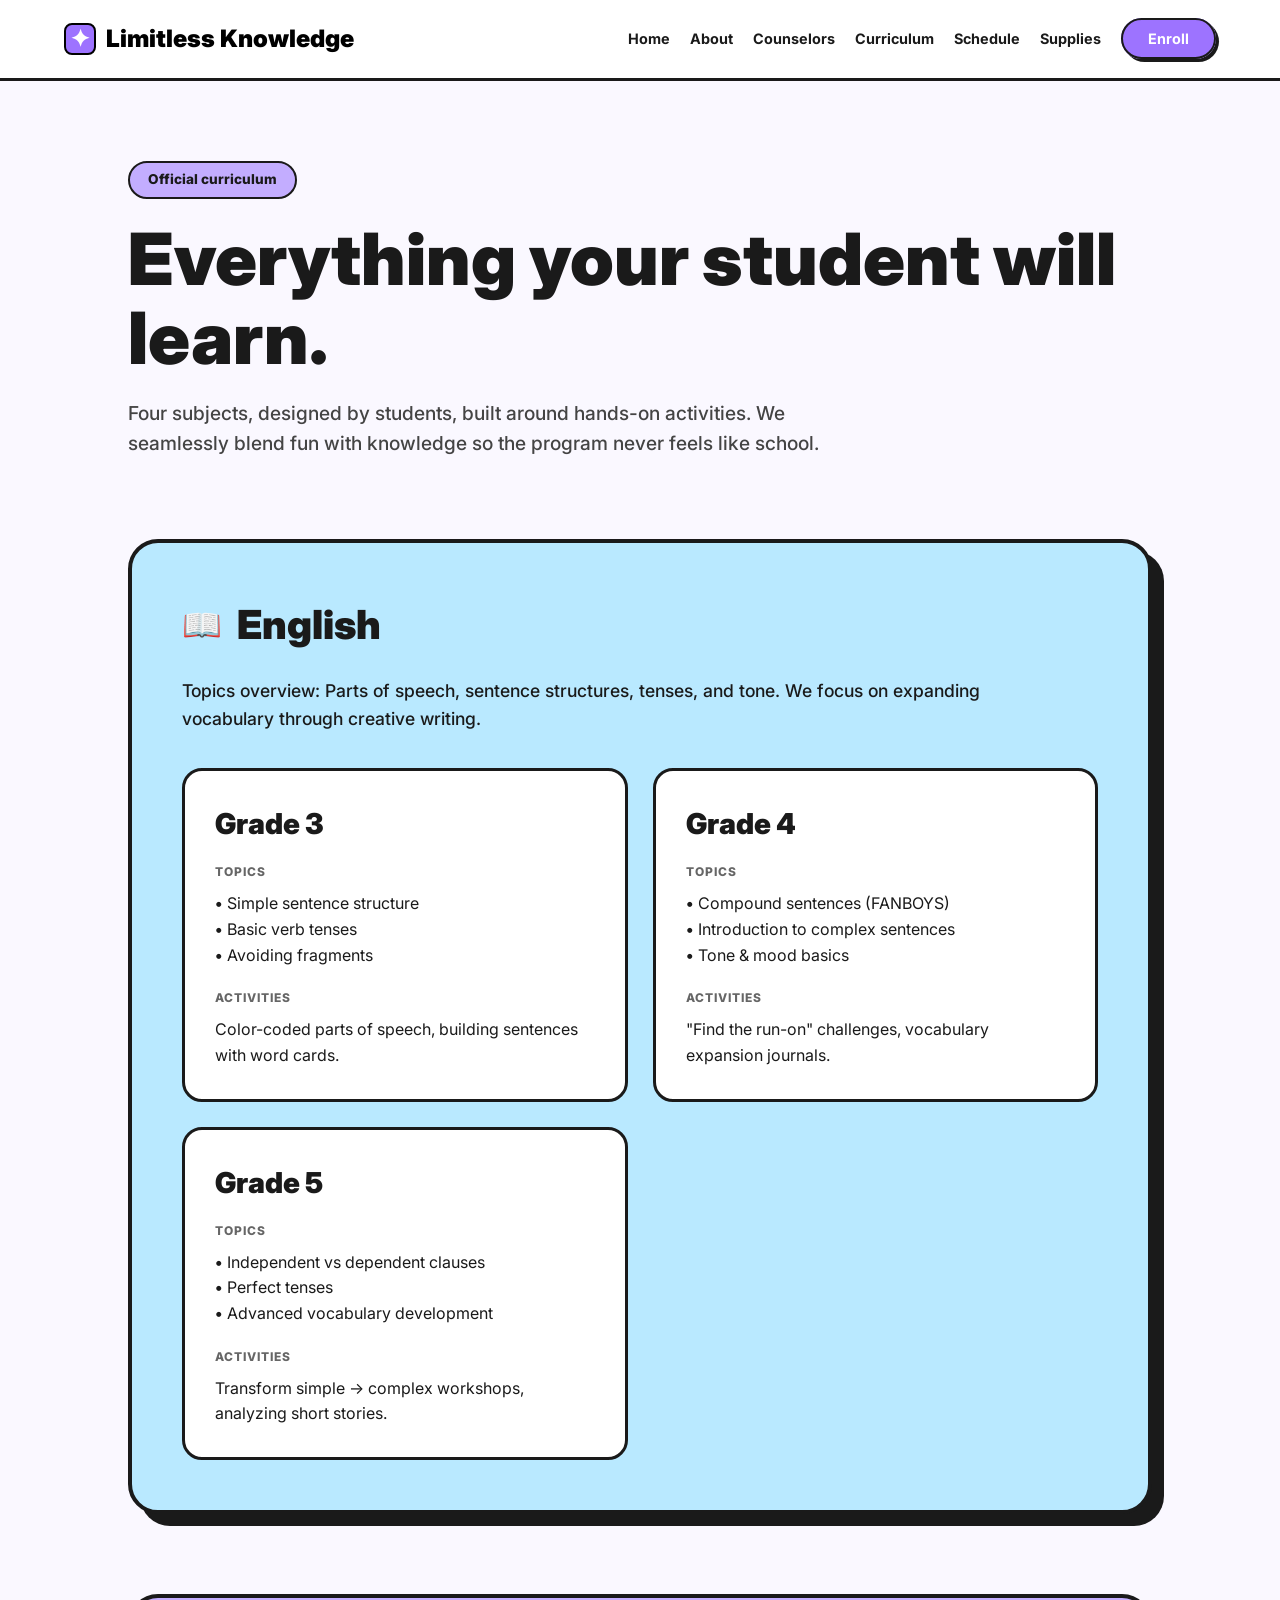
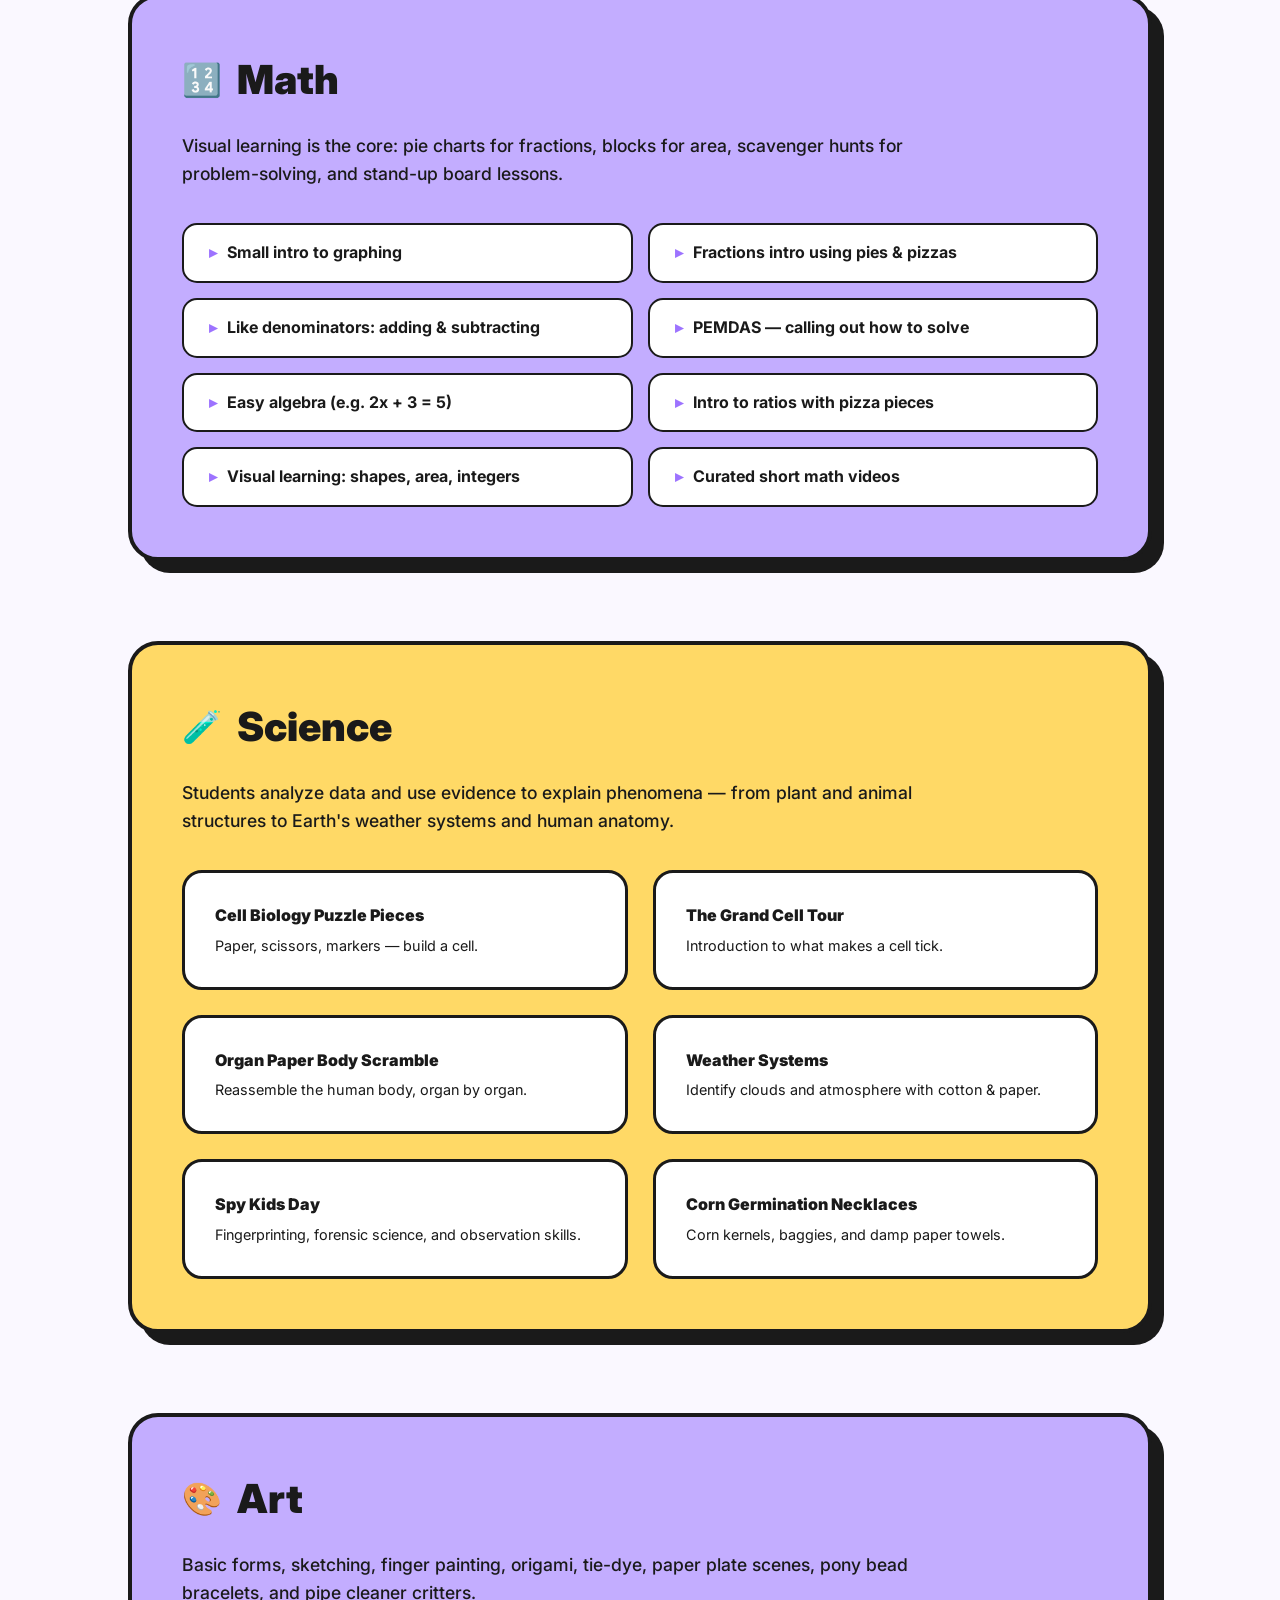
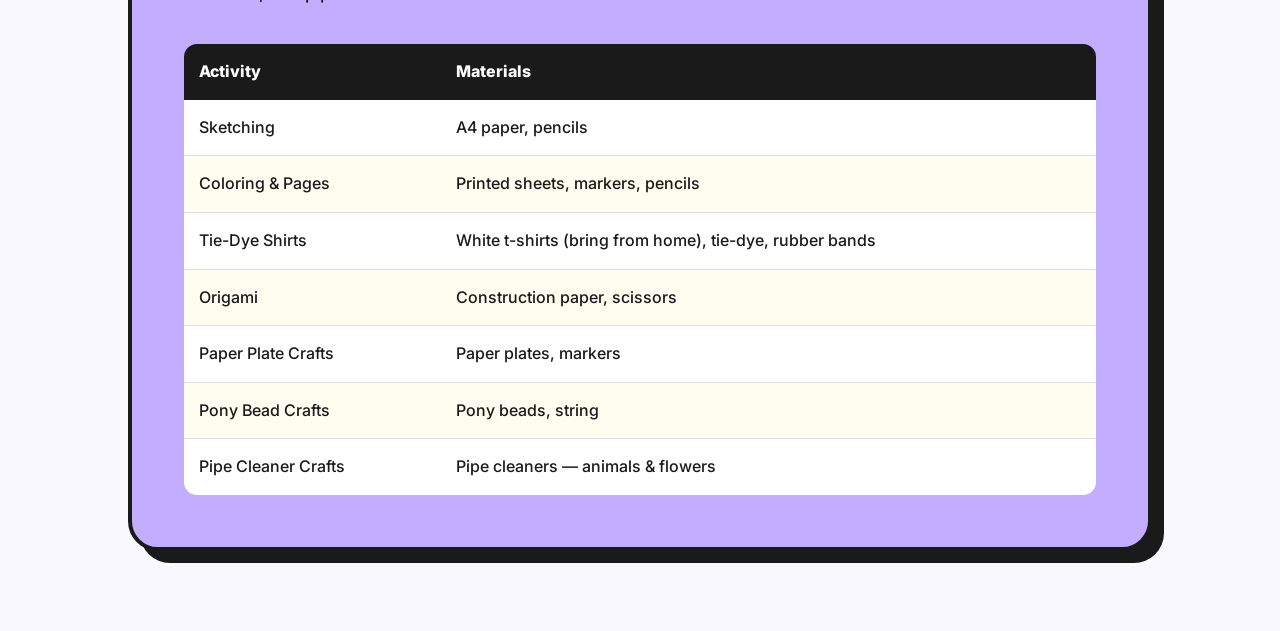
<file: curriculum.html>
<!DOCTYPE html>
<html lang="en">
<head>
    <meta charset="UTF-8">
    <meta name="viewport" content="width=device-width, initial-scale=1.0">
    <title>Curriculum | Limitless Knowledge</title>
    <link href="https://fonts.googleapis.com/css2?family=Inter:wght@400;500;700;900&display=swap" rel="stylesheet">
    <style>
        :root {
            --purple: #9d73ff;
            --light-purple: #c3adff;
            --yellow: #ffd966;
            --blue: #b9e9ff;
            --lilac: #faf8ff; 
            --black: #1a1a1a;
            --white: #ffffff;
        }

        * { margin: 0; padding: 0; box-sizing: border-box; font-family: 'Inter', sans-serif; }
        body { background-color: var(--lilac); color: var(--black); line-height: 1.6; }

        /* --- Navigation --- */
        nav {
            display: flex; justify-content: space-between; align-items: center;
            padding: 20px 5%; background: var(--white); border-bottom: 3px solid var(--black);
            position: sticky; top: 0; z-index: 1000;
        }
        .logo { font-weight: 900; font-size: 1.5rem; display: flex; align-items: center; gap: 10px; text-decoration: none; color: black; }
        .nav-links { display: flex; gap: 20px; list-style: none; align-items: center; }
        .nav-links a { text-decoration: none; color: var(--black); font-weight: 700; font-size: 0.9rem; }
        .sign-up-btn { background: var(--black); color: white !important; padding: 8px 18px; border-radius: 10px; font-weight: 800; }
        .enroll-nav-btn {
            background: var(--purple); color: white !important; padding: 10px 25px;
            border-radius: 50px; border: 2px solid var(--black); box-shadow: 3px 3px 0px var(--black);
        }

        /* --- Header Section --- */
        .header-section { padding: 80px 10% 40px 10%; }
        .badge {
            background: var(--light-purple); padding: 6px 18px; border-radius: 50px;
            border: 2px solid var(--black); font-size: 0.85rem; font-weight: 800; display: inline-block; margin-bottom: 20px;
        }
        h1 { font-size: clamp(2.5rem, 6vw, 4.5rem); font-weight: 900; line-height: 1.1; margin-bottom: 20px; }
        .subtext { max-width: 700px; font-size: 1.2rem; font-weight: 500; color: #444; }

        /* --- Subject Block Styling --- */
        .subject-block {
            margin: 40px 10% 80px 10%; border: 4px solid var(--black);
            border-radius: 30px; padding: 50px; box-shadow: 12px 12px 0px var(--black);
        }
        .subject-header { display: flex; align-items: center; gap: 15px; margin-bottom: 20px; }
        .subject-header h2 { font-size: 2.5rem; font-weight: 900; }
        .subject-intro { font-size: 1.1rem; font-weight: 500; margin-bottom: 35px; max-width: 800px; }

        /* --- English Grid (By Grade) --- */
        .grade-grid { display: grid; grid-template-columns: repeat(auto-fit, minmax(300px, 1fr)); gap: 25px; }
        .grade-card { background: white; border: 3px solid var(--black); border-radius: 20px; padding: 30px; }
        .grade-card h3 { font-size: 1.8rem; font-weight: 900; margin-bottom: 15px; }
        .topics-list { list-style: none; margin-bottom: 20px; }
        .topics-list li::before { content: "• "; font-weight: bold; }
        .activities-label { font-weight: 800; font-size: 0.75rem; text-transform: uppercase; letter-spacing: 1px; color: #666; margin-bottom: 10px; display: block; }

        /* --- Math/Science List Grid --- */
        .list-grid { display: grid; grid-template-columns: repeat(2, 1fr); gap: 15px; }
        .list-item { background: white; border: 2px solid var(--black); border-radius: 15px; padding: 15px 25px; font-weight: 700; display: flex; align-items: center; }
        .list-item::before { content: "▸"; margin-right: 10px; color: var(--purple); }

        /* --- Art Table --- */
        .art-table { width: 100%; border-collapse: collapse; margin-top: 20px; border-radius: 15px; overflow: hidden; border: 2px solid var(--black); }
        .art-table th { background: var(--black); color: white; text-align: left; padding: 15px; font-weight: 800; }
        .art-table td { padding: 15px; border-bottom: 1px solid #ddd; background: white; font-weight: 500; }
        .art-table tr:nth-child(even) td { background: #fffcf0; }

        /* Colors */
        .bg-blue { background-color: var(--blue); }
        .bg-purple { background-color: var(--light-purple); }
        .bg-yellow { background-color: var(--yellow); }

        @media (max-width: 768px) {
            .list-grid { grid-template-columns: 1fr; }
            .subject-block { padding: 30px; margin: 20px 5%; }
        }
    </style>
</head>
<body>

    <nav>
        <a href="index.html" class="logo">
            <div style="background: var(--purple); width: 32px; height: 32px; border-radius: 8px; border: 2px solid black; display: flex; align-items: center; justify-content: center; color: white;">✦</div>
            Limitless Knowledge
        </a>
        <ul class="nav-links">
            <li><a href="index.html">Home</a></li>
            <li><a href="about.html">About</a></li>
            <li><a href="counselors.html">Counselors</a></li>
            <li><a href="curriculum.html">Curriculum</a></li>
            <li><a href="schedule.html">Schedule</a></li>
            <li><a href="supplies.html">Supplies</a></li>
            <li><a href="enroll.html" class="enroll-nav-btn">Enroll</a></li>
        </ul>
    </nav>

    <header class="header-section">
        <span class="badge">Official curriculum</span>
        <h1>Everything your student will learn.</h1>
        <p class="subtext">Four subjects, designed by students, built around hands-on activities. We seamlessly blend fun with knowledge so the program never feels like school.</p>
    </header>

    <section class="subject-block bg-blue">
        <div class="subject-header">
            <span style="font-size: 2rem;">📖</span>
            <h2>English</h2>
        </div>
        <p class="subject-intro">Topics overview: Parts of speech, sentence structures, tenses, and tone. We focus on expanding vocabulary through creative writing.</p>
        
        <div class="grade-grid">
            <div class="grade-card">
                <h3>Grade 3</h3>
                <span class="activities-label">Topics</span>
                <ul class="topics-list">
                    <li>Simple sentence structure</li>
                    <li>Basic verb tenses</li>
                    <li>Avoiding fragments</li>
                </ul>
                <span class="activities-label">Activities</span>
                <p>Color-coded parts of speech, building sentences with word cards.</p>
            </div>
            <div class="grade-card">
                <h3>Grade 4</h3>
                <span class="activities-label">Topics</span>
                <ul class="topics-list">
                    <li>Compound sentences (FANBOYS)</li>
                    <li>Introduction to complex sentences</li>
                    <li>Tone & mood basics</li>
                </ul>
                <span class="activities-label">Activities</span>
                <p>"Find the run-on" challenges, vocabulary expansion journals.</p>
            </div>
            <div class="grade-card">
                <h3>Grade 5</h3>
                <span class="activities-label">Topics</span>
                <ul class="topics-list">
                    <li>Independent vs dependent clauses</li>
                    <li>Perfect tenses</li>
                    <li>Advanced vocabulary development</li>
                </ul>
                <span class="activities-label">Activities</span>
                <p>Transform simple → complex workshops, analyzing short stories.</p>
            </div>
        </div>
    </section>

    <section class="subject-block bg-purple">
        <div class="subject-header">
            <span style="font-size: 2rem;">🔢</span>
            <h2>Math</h2>
        </div>
        <p class="subject-intro">Visual learning is the core: pie charts for fractions, blocks for area, scavenger hunts for problem-solving, and stand-up board lessons.</p>
        
        <div class="list-grid">
            <div class="list-item">Small intro to graphing</div>
            <div class="list-item">Fractions intro using pies & pizzas</div>
            <div class="list-item">Like denominators: adding & subtracting</div>
            <div class="list-item">PEMDAS — calling out how to solve</div>
            <div class="list-item">Easy algebra (e.g. 2x + 3 = 5)</div>
            <div class="list-item">Intro to ratios with pizza pieces</div>
            <div class="list-item">Visual learning: shapes, area, integers</div>
            <div class="list-item">Curated short math videos</div>
        </div>
    </section>

    <section class="subject-block bg-yellow">
        <div class="subject-header">
            <span style="font-size: 2rem;">🧪</span>
            <h2>Science</h2>
        </div>
        <p class="subject-intro">Students analyze data and use evidence to explain phenomena — from plant and animal structures to Earth's weather systems and human anatomy.</p>
        
        <div class="grade-grid">
            <div class="grade-card">
                <h4 style="font-weight: 900; margin-bottom: 5px;">Cell Biology Puzzle Pieces</h4>
                <p style="font-size: 0.9rem;">Paper, scissors, markers — build a cell.</p>
            </div>
            <div class="grade-card">
                <h4 style="font-weight: 900; margin-bottom: 5px;">The Grand Cell Tour</h4>
                <p style="font-size: 0.9rem;">Introduction to what makes a cell tick.</p>
            </div>
            <div class="grade-card">
                <h4 style="font-weight: 900; margin-bottom: 5px;">Organ Paper Body Scramble</h4>
                <p style="font-size: 0.9rem;">Reassemble the human body, organ by organ.</p>
            </div>
            <div class="grade-card">
                <h4 style="font-weight: 900; margin-bottom: 5px;">Weather Systems</h4>
                <p style="font-size: 0.9rem;">Identify clouds and atmosphere with cotton & paper.</p>
            </div>
            <div class="grade-card">
                <h4 style="font-weight: 900; margin-bottom: 5px;">Spy Kids Day</h4>
                <p style="font-size: 0.9rem;">Fingerprinting, forensic science, and observation skills.</p>
            </div>
            <div class="grade-card">
                <h4 style="font-weight: 900; margin-bottom: 5px;">Corn Germination Necklaces</h4>
                <p style="font-size: 0.9rem;">Corn kernels, baggies, and damp paper towels.</p>
            </div>
        </div>
    </section>

    <section class="subject-block bg-purple">
        <div class="subject-header">
            <span style="font-size: 2rem;">🎨</span>
            <h2>Art</h2>
        </div>
        <p class="subject-intro">Basic forms, sketching, finger painting, origami, tie-dye, paper plate scenes, pony bead bracelets, and pipe cleaner critters.</p>
        
        <table class="art-table">
            <thead>
                <tr>
                    <th>Activity</th>
                    <th>Materials</th>
                </tr>
            </thead>
            <tbody>
                <tr><td>Sketching</td><td>A4 paper, pencils</td></tr>
                <tr><td>Coloring & Pages</td><td>Printed sheets, markers, pencils</td></tr>
                <tr><td>Tie-Dye Shirts</td><td>White t-shirts (bring from home), tie-dye, rubber bands</td></tr>
                <tr><td>Origami</td><td>Construction paper, scissors</td></tr>
                <tr><td>Paper Plate Crafts</td><td>Paper plates, markers</td></tr>
                <tr><td>Pony Bead Crafts</td><td>Pony beads, string</td></tr>
                <tr><td>Pipe Cleaner Crafts</td><td>Pipe cleaners — animals & flowers</td></tr>
            </tbody>
        </table>
    </section>

</body>
</html>
</file>
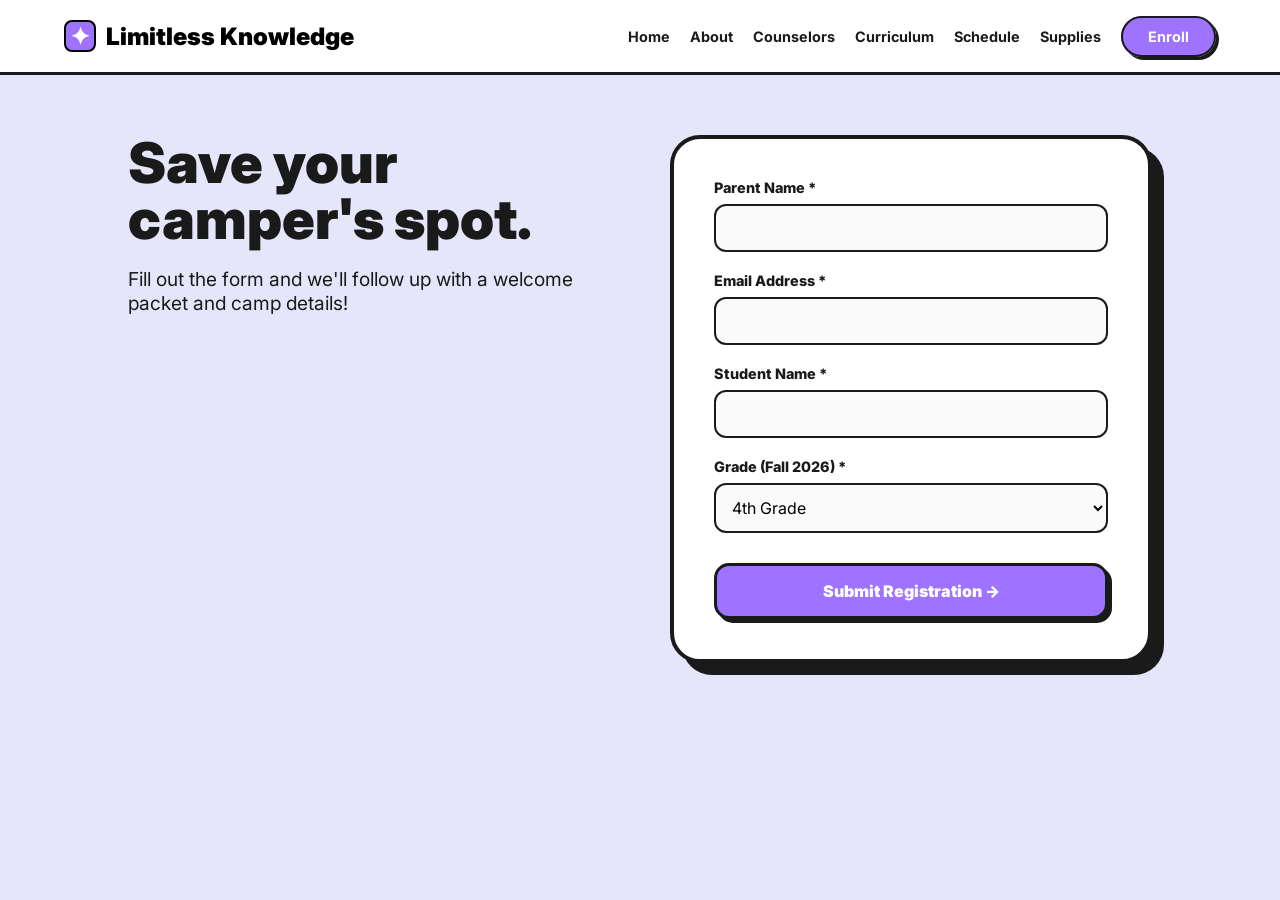
<file: enroll.html>
<!DOCTYPE html>
<html lang="en">
<head>
    <meta charset="UTF-8">
    <meta name="viewport" content="width=device-width, initial-scale=1.0">
    <title>Enroll | Limitless Knowledge</title>
    <link href="https://fonts.googleapis.com/css2?family=Inter:wght@400;700;900&display=swap" rel="stylesheet">
    <style>
        :root {
            --purple: #9d73ff;
            --lilac: #E6E6FA; 
            --black: #1a1a1a;
            --yellow: #ffd966;
            --white: #ffffff;
        }
        * { margin: 0; padding: 0; box-sizing: border-box; font-family: 'Inter', sans-serif; }
        body { background-color: var(--lilac); color: var(--black); }

        /* --- Navigation --- */
        nav {
            display: flex; justify-content: space-between; align-items: center;
            padding: 20px 5%; background: white; border-bottom: 3px solid var(--black);
            position: sticky; top: 0; z-index: 1000;
        }
        .logo { font-weight: 900; font-size: 1.5rem; display: flex; align-items: center; gap: 10px; text-decoration: none; color: black; }
        .nav-links { display: flex; gap: 20px; list-style: none; align-items: center; }
        .nav-links a { text-decoration: none; color: var(--black); font-weight: 700; font-size: 0.9rem; }
        .enroll-nav-btn {
            background: var(--purple); color: white !important; padding: 10px 25px;
            border-radius: 50px; border: 2px solid var(--black); box-shadow: 3px 3px 0px var(--black);
        }

        /* --- Layout --- */
        .enroll-container { display: flex; padding: 60px 10%; gap: 60px; flex-wrap: wrap; }
        .info-side { flex: 1; min-width: 300px; }
        .form-side { flex: 1; min-width: 350px; }

        /* --- Styled Form --- */
        .form-card {
            background: white; border: 4px solid var(--black); border-radius: 30px;
            padding: 40px; box-shadow: 12px 12px 0px var(--black);
        }
        .form-group { margin-bottom: 20px; }
        label { display: block; font-weight: 800; margin-bottom: 8px; font-size: 0.9rem; }
        input, select {
            width: 100%; padding: 12px; border: 2px solid var(--black); border-radius: 12px; font-size: 1rem;
            background-color: #fafafa;
        }
        input:focus, select:focus {
            outline: none; border-color: var(--purple); background-color: #ffffff;
        }
        .submit-btn {
            width: 100%; padding: 15px; background: var(--purple); color: white;
            border: 3px solid var(--black); border-radius: 15px; font-weight: 900; cursor: pointer;
            box-shadow: 4px 4px 0px var(--black); margin-top: 10px; font-size: 1rem;
            transition: transform 0.1s, box-shadow 0.1s;
        }
        .submit-btn:hover {
            transform: translate(-2px, -2px);
            box-shadow: 6px 6px 0px var(--black);
        }
        .submit-btn:active {
            transform: translate(2px, 2px);
            box-shadow: 2px 2px 0px var(--black);
        }
    </style>
</head>
<body>

    <nav>
        <a href="index.html" class="logo">
            <div style="background: var(--purple); width: 32px; height: 32px; border-radius: 8px; border: 2px solid black; display: flex; align-items: center; justify-content: center; color: white;">✦</div>
            Limitless Knowledge
        </a>
        <ul class="nav-links">
            <li><a href="index.html">Home</a></li>
            <li><a href="about.html">About</a></li>
            <li><a href="counselors.html">Counselors</a></li>
            <li><a href="curriculum.html">Curriculum</a></li>
            <li><a href="schedule.html">Schedule</a></li>
            <li><a href="supplies.html">Supplies</a></li>
            <li><a href="enroll.html" class="enroll-nav-btn">Enroll</a></li>
        </ul>
    </nav>

    <div class="enroll-container">
        <div class="info-side">
            <h1 style="font-size: 3.5rem; font-weight: 900; line-height: 1;">Save your camper's spot.</h1>
            <p style="margin-top: 20px; font-size: 1.2rem;">Fill out the form and we'll follow up with a welcome packet and camp details!</p>
        </div>

        <div class="form-side">
            <form class="form-card" action="https://formspree.io/f/xykvawry" method="POST">
                
                <div class="form-group">
                    <label>Parent Name *</label>
                    <input type="text" name="parent_name" required>
                </div>
                
                <div class="form-group">
                    <label>Email Address *</label>
                    <input type="email" name="email" required>
                </div>
                
                <div class="form-group">
                    <label>Student Name *</label>
                    <input type="text" name="camper_name" required>
                </div>
                
                <div class="form-group">
                    <label>Grade (Fall 2026) *</label>
                    <select name="camper_grade">
                        <option value="4th Grade">4th Grade</option>
                        <option value="5th Grade">5th Grade</option>
                        <option value="6th Grade">6th Grade</option>
                    </select>
                </div>

                <button type="submit" class="submit-btn">Submit Registration →</button>
            </form>
        </div>
    </div>

</body>
</html>
</file>
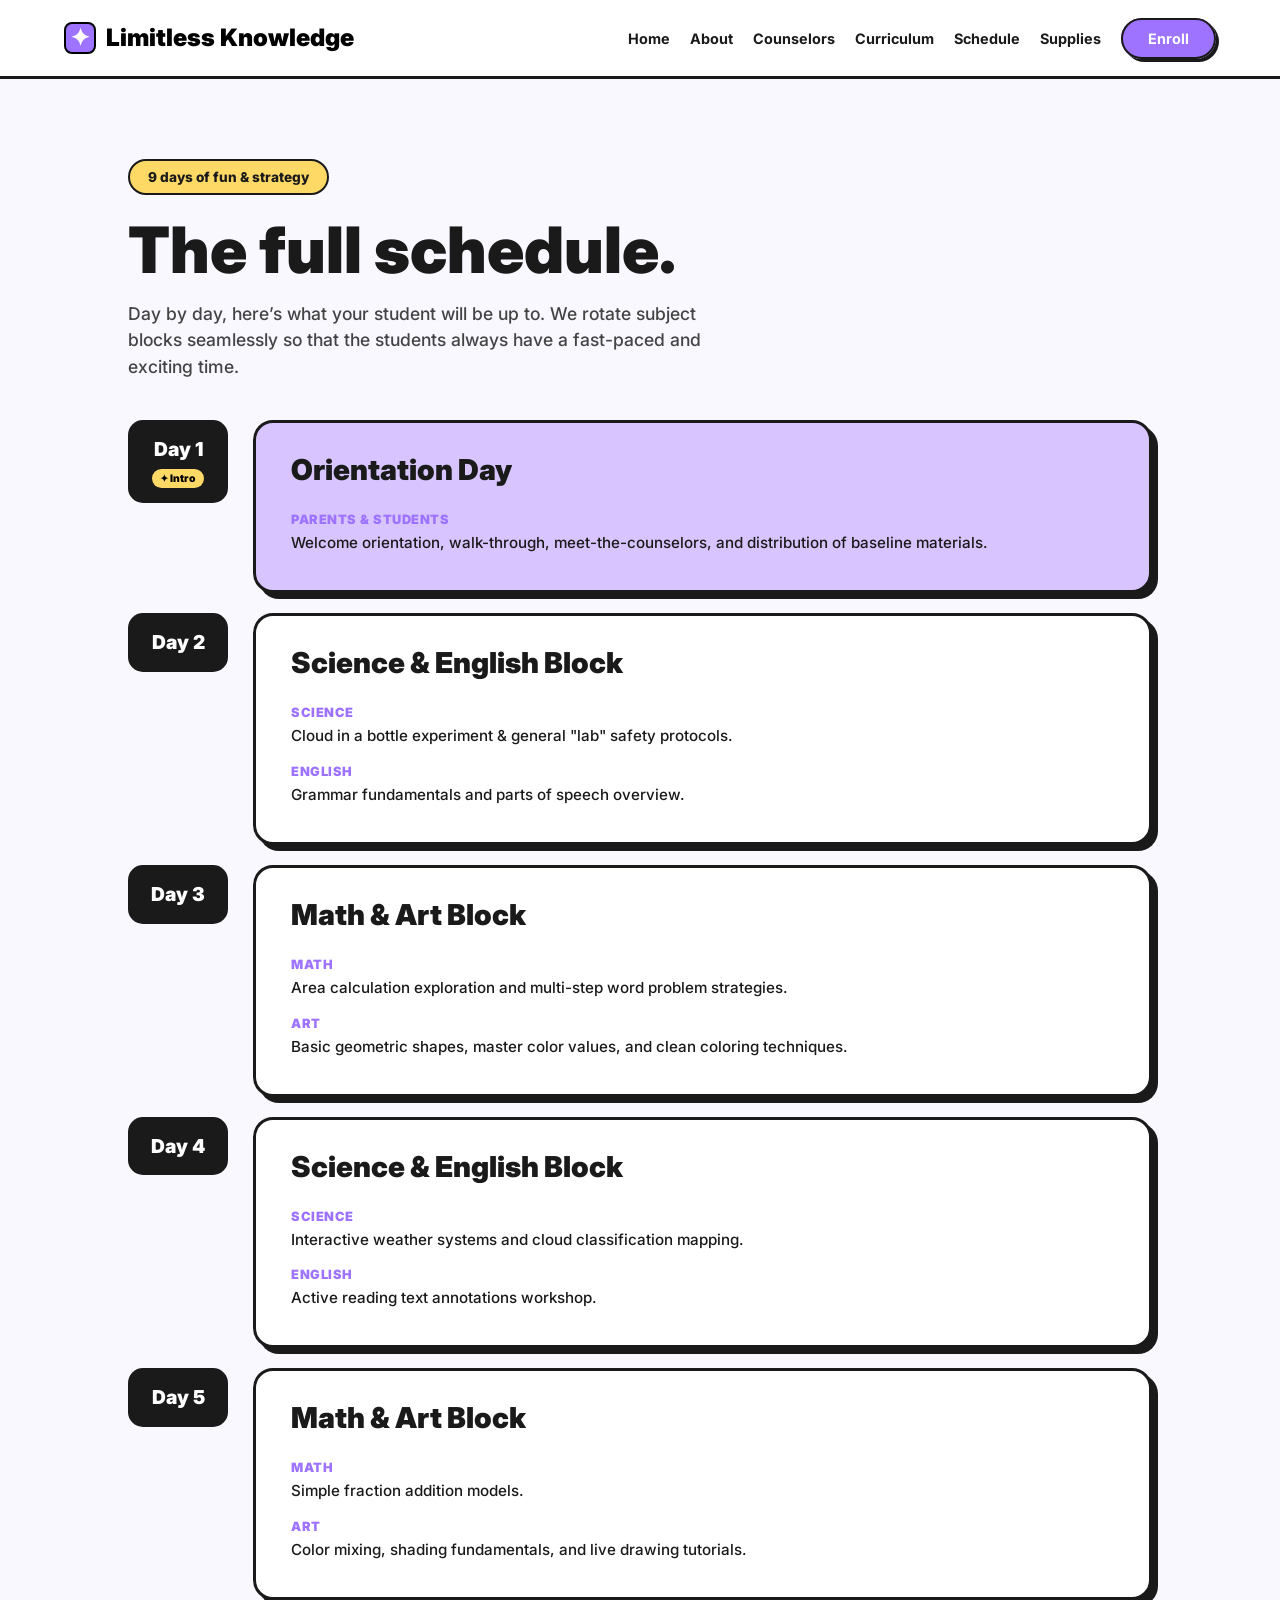
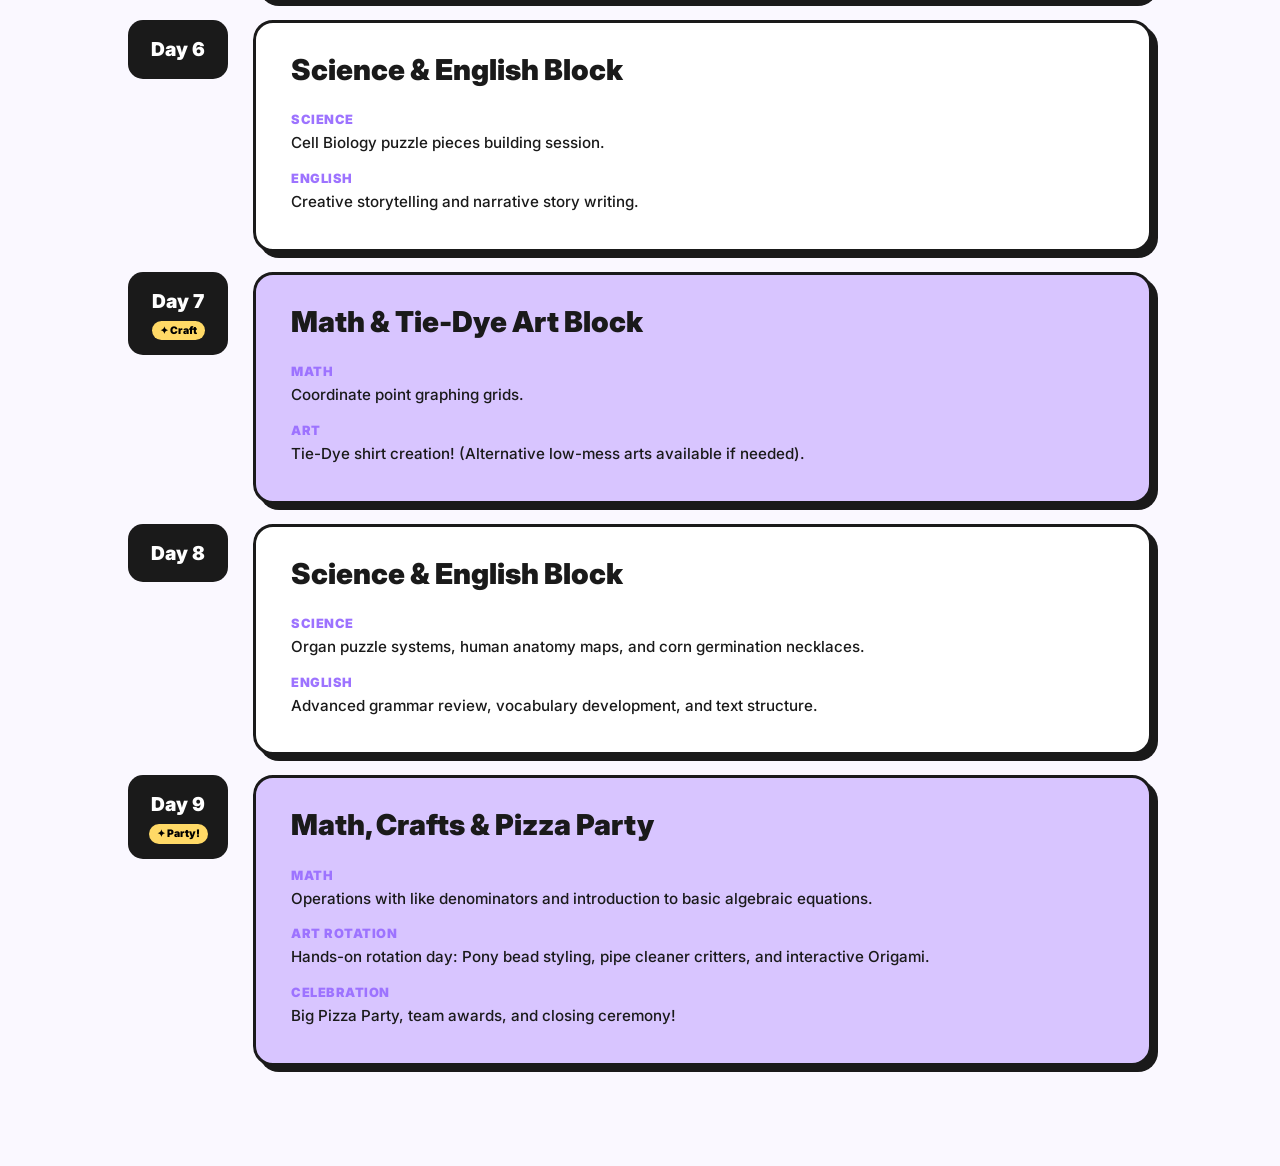
<file: schedule.html>
<!DOCTYPE html>
<html lang="en">
<head>
    <meta charset="UTF-8">
    <meta name="viewport" content="width=device-width, initial-scale=1.0">
    <title>Schedule | Limitless Knowledge</title>
    <link href="https://fonts.googleapis.com/css2?family=Inter:wght@400;700;900&display=swap" rel="stylesheet">
    <style>
        :root {
            --purple: #9d73ff;
            --light-purple: #c3adff;
            --yellow: #ffd966;
            --blue: #b9e9ff;
            --off-white: #faf8ff; 
            --black: #1a1a1a;
            --white: #ffffff;
        }

        * { margin: 0; padding: 0; box-sizing: border-box; font-family: 'Inter', sans-serif; }
        body { background-color: var(--off-white); color: var(--black); line-height: 1.5; padding-bottom: 100px; }

        /* --- Navigation --- */
        nav {
            display: flex; justify-content: space-between; align-items: center;
            padding: 20px 5%; background: var(--white); border-bottom: 3px solid var(--black);
            position: sticky; top: 0; z-index: 1000;
        }
        .logo { font-weight: 900; font-size: 1.5rem; display: flex; align-items: center; gap: 10px; text-decoration: none; color: black; }
        .nav-links { display: flex; gap: 20px; list-style: none; align-items: center; }
        .nav-links a { text-decoration: none; color: var(--black); font-weight: 700; font-size: 0.9rem; }
        .enroll-nav-btn {
            background: var(--purple); color: white !important; padding: 10px 25px;
            border-radius: 50px; border: 2px solid var(--black); box-shadow: 3px 3px 0px var(--black);
        }

        /* --- Header --- */
        header { padding: 80px 10% 40px 10%; text-align: left; }
        .badge {
            background: var(--yellow); padding: 6px 18px; border-radius: 50px;
            border: 2px solid var(--black); font-size: 0.85rem; font-weight: 800; display: inline-block; margin-bottom: 20px;
        }
        h1 { font-size: clamp(2.5rem, 6vw, 4rem); font-weight: 900; line-height: 1.1; margin-bottom: 15px; }
        .intro-text { max-width: 600px; font-size: 1.1rem; font-weight: 500; color: #444; }

        /* --- Schedule Container --- */
        .schedule-container {
            display: flex; flex-direction: column; gap: 20px; padding: 0 10%;
        }

        .day-row { display: flex; align-items: stretch; gap: 25px; }

        .day-label {
            min-width: 100px; height: fit-content; background: var(--black); color: white;
            padding: 15px; border-radius: 15px; text-align: center;
        }
        .day-label span { display: block; font-weight: 900; font-size: 1.2rem; }
        .special-tag { 
            display: inline-block; background: var(--yellow); color: black; 
            font-size: 0.65rem; font-weight: 900; padding: 2px 8px; border-radius: 50px; margin-top: 5px;
        }

        .content-card {
            flex: 1; background: white; border: 3px solid var(--black); border-radius: 20px;
            padding: 25px 35px; box-shadow: 6px 6px 0px var(--black);
        }
        .content-card h2 { font-size: 1.8rem; font-weight: 900; margin-bottom: 15px; }
        
        .activity-group { margin-bottom: 10px; }
        .activity-group strong { font-weight: 900; color: var(--purple); text-transform: uppercase; font-size: 0.8rem; letter-spacing: 0.5px; }
        .activity-group p { font-size: 0.95rem; font-weight: 500; margin-top: 2px; }

        /* Highlights for special days */
        .bg-highlight .content-card { background-color: #d8c5ff; }

        @media (max-width: 768px) {
            .day-row { flex-direction: column; }
            .day-label { min-width: 100%; }
            .schedule-container { padding: 0 5%; }
        }
    </style>
</head>
<body>

    <nav>
        <a href="index.html" class="logo">
            <div style="background: var(--purple); width: 32px; height: 32px; border-radius: 8px; border: 2px solid black; display: flex; align-items: center; justify-content: center; color: white;">✦</div>
            Limitless Knowledge
        </a>
        <ul class="nav-links">
            <li><a href="index.html">Home</a></li>
            <li><a href="about.html">About</a></li>
            <li><a href="counselors.html">Counselors</a></li>
            <li><a href="curriculum.html">Curriculum</a></li>
            <li><a href="schedule.html">Schedule</a></li>
            <li><a href="supplies.html">Supplies</a></li>
            <li><a href="enroll.html" class="enroll-nav-btn">Enroll</a></li>
        </ul>
    </nav>

    <header>
        <span class="badge">9 days of fun & strategy</span>
        <h1>The full schedule.</h1>
        <p class="intro-text">Day by day, here’s what your student will be up to. We rotate subject blocks seamlessly so that the students always have a fast-paced and exciting time.</p>
    </header>

    <section class="schedule-container">
        
        <div class="day-row bg-highlight">
            <div class="day-label">
                <span>Day 1</span>
                <div class="special-tag">✦ Intro</div>
            </div>
            <div class="content-card">
                <h2>Orientation Day</h2>
                <div class="activity-group">
                    <strong>Parents & Students</strong>
                    <p>Welcome orientation, walk-through, meet-the-counselors, and distribution of baseline materials.</p>
                </div>
            </div>
        </div>

        <div class="day-row">
            <div class="day-label"><span>Day 2</span></div>
            <div class="content-card">
                <h2>Science & English Block</h2>
                <div class="activity-group"><strong>Science</strong><p>Cloud in a bottle experiment & general "lab" safety protocols.</p></div>
                <div class="activity-group"><strong>English</strong><p>Grammar fundamentals and parts of speech overview.</p></div>
            </div>
        </div>

        <div class="day-row">
            <div class="day-label"><span>Day 3</span></div>
            <div class="content-card">
                <h2>Math & Art Block</h2>
                <div class="activity-group"><strong>Math</strong><p>Area calculation exploration and multi-step word problem strategies.</p></div>
                <div class="activity-group"><strong>Art</strong><p>Basic geometric shapes, master color values, and clean coloring techniques.</p></div>
            </div>
        </div>

        <div class="day-row">
            <div class="day-label"><span>Day 4</span></div>
            <div class="content-card">
                <h2>Science & English Block</h2>
                <div class="activity-group"><strong>Science</strong><p>Interactive weather systems and cloud classification mapping.</p></div>
                <div class="activity-group"><strong>English</strong><p>Active reading text annotations workshop.</p></div>
            </div>
        </div>

        <div class="day-row">
            <div class="day-label"><span>Day 5</span></div>
            <div class="content-card">
                <h2>Math & Art Block</h2>
                <div class="activity-group"><strong>Math</strong><p>Simple fraction addition models.</p></div>
                <div class="activity-group"><strong>Art</strong><p>Color mixing, shading fundamentals, and live drawing tutorials.</p></div>
            </div>
        </div>

        <div class="day-row">
            <div class="day-label"><span>Day 6</span></div>
            <div class="content-card">
                <h2>Science & English Block</h2>
                <div class="activity-group"><strong>Science</strong><p>Cell Biology puzzle pieces building session.</p></div>
                <div class="activity-group"><strong>English</strong><p>Creative storytelling and narrative story writing.</p></div>
            </div>
        </div>

        <div class="day-row bg-highlight">
            <div class="day-label">
                <span>Day 7</span>
                <div class="special-tag">✦ Craft</div>
            </div>
            <div class="content-card">
                <h2>Math & Tie-Dye Art Block</h2>
                <div class="activity-group"><strong>Math</strong><p>Coordinate point graphing grids.</p></div>
                <div class="activity-group"><strong>Art</strong><p>Tie-Dye shirt creation! (Alternative low-mess arts available if needed).</p></div>
            </div>
        </div>

        <div class="day-row">
            <div class="day-label"><span>Day 8</span></div>
            <div class="content-card">
                <h2>Science & English Block</h2>
                <div class="activity-group"><strong>Science</strong><p>Organ puzzle systems, human anatomy maps, and corn germination necklaces.</p></div>
                <div class="activity-group"><strong>English</strong><p>Advanced grammar review, vocabulary development, and text structure.</p></div>
            </div>
        </div>

        <div class="day-row bg-highlight">
            <div class="day-label">
                <span>Day 9</span>
                <div class="special-tag">✦ Party!</div>
            </div>
            <div class="content-card">
                <h2>Math, Crafts & Pizza Party</h2>
                <div class="activity-group"><strong>Math</strong><p>Operations with like denominators and introduction to basic algebraic equations.</p></div>
                <div class="activity-group"><strong>Art Rotation</strong><p>Hands-on rotation day: Pony bead styling, pipe cleaner critters, and interactive Origami.</p></div>
                <div class="activity-group"><strong>Celebration</strong><p>Big Pizza Party, team awards, and closing  ceremony!</p></div>
            </div>
        </div>

    </section>

</body>
</html>
</file>
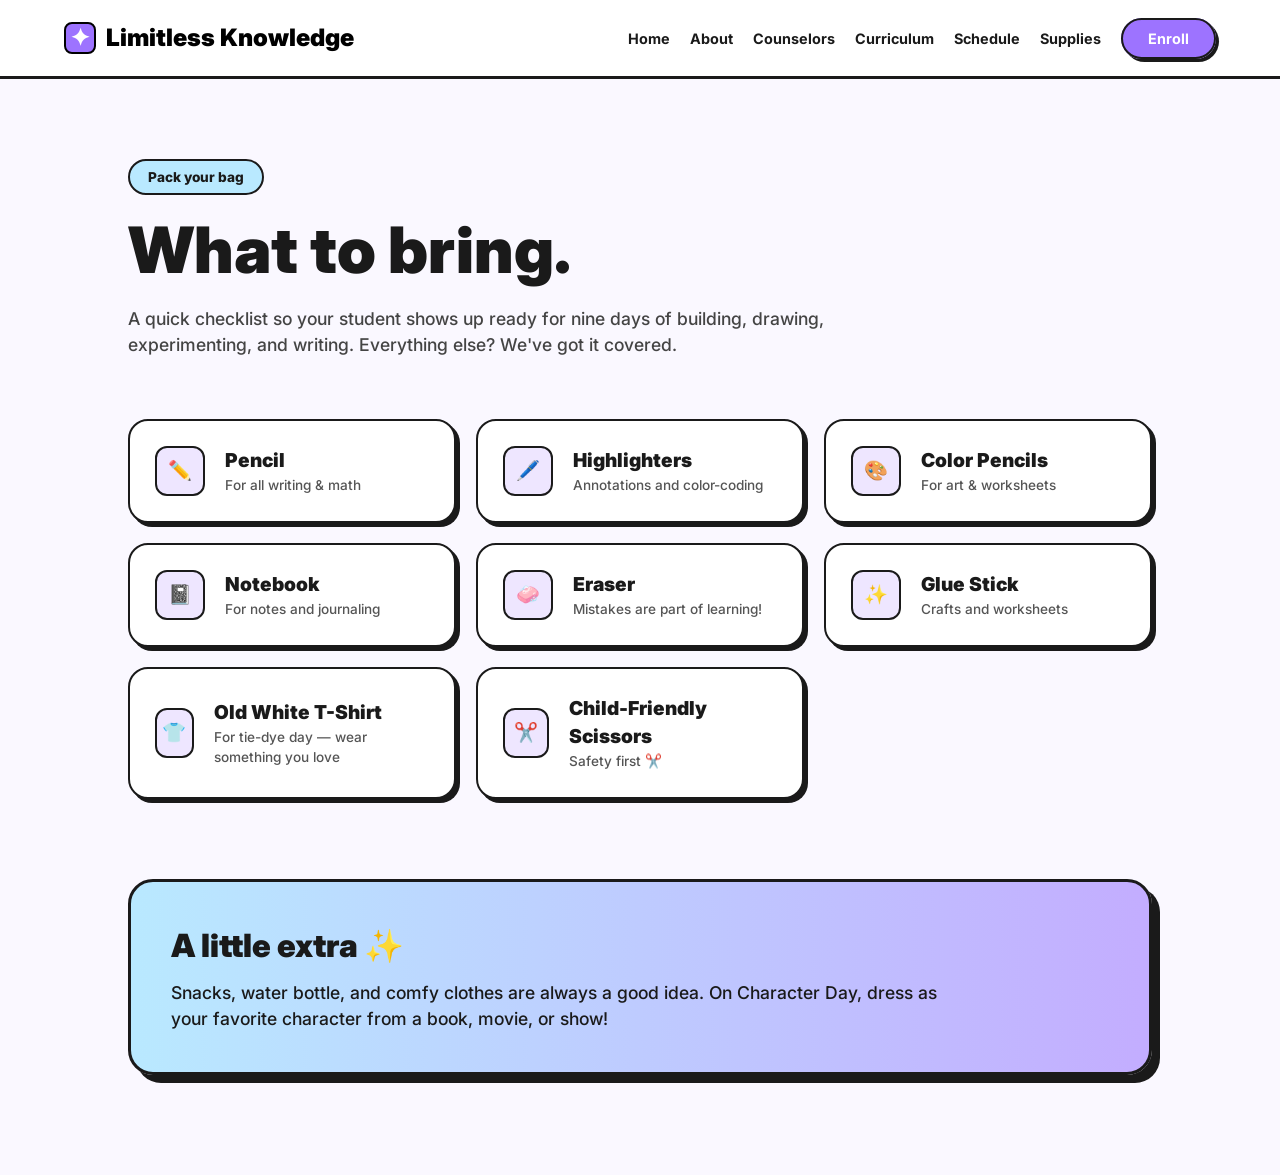
<file: supplies.html>
<!DOCTYPE html>
<html lang="en">
<head>
    <meta charset="UTF-8">
    <meta name="viewport" content="width=device-width, initial-scale=1.0">
    <title>Supplies | Limitless Knowledge</title>
    <link href="https://fonts.googleapis.com/css2?family=Inter:wght@400;700;900&display=swap" rel="stylesheet">
    <style>
        :root {
            --purple: #9d73ff;
            --light-purple: #c3adff;
            --yellow: #ffd966;
            --blue: #b9e9ff;
            --off-white: #faf8ff; 
            --black: #1a1a1a;
            --white: #ffffff;
            --soft-gradient: linear-gradient(90deg, #b9e9ff 0%, #c3adff 100%);
        }

        * { margin: 0; padding: 0; box-sizing: border-box; font-family: 'Inter', sans-serif; }
        body { background-color: var(--off-white); color: var(--black); line-height: 1.5; }

        /* --- Updated Navigation --- */
        nav {
            display: flex; justify-content: space-between; align-items: center;
            padding: 20px 5%; background: var(--white); border-bottom: 3px solid var(--black);
            position: sticky; top: 0; z-index: 1000;
        }
        .logo { font-weight: 900; font-size: 1.5rem; display: flex; align-items: center; gap: 10px; text-decoration: none; color: black; }
        .nav-links { display: flex; gap: 20px; list-style: none; align-items: center; }
        .nav-links a { text-decoration: none; color: var(--black); font-weight: 700; font-size: 0.9rem; }
        
        .enroll-nav-btn {
            background: var(--purple); color: white !important; padding: 10px 25px;
            border-radius: 50px; border: 2px solid var(--black); box-shadow: 3px 3px 0px var(--black);
            text-decoration: none; font-weight: 700;
        }

        /* --- Header --- */
        header { padding: 80px 10% 40px 10%; }
        .badge {
            background: var(--blue); padding: 6px 18px; border-radius: 50px;
            border: 2px solid var(--black); font-size: 0.85rem; font-weight: 800; display: inline-block; margin-bottom: 20px;
        }
        h1 { font-size: clamp(2.5rem, 6vw, 4rem); font-weight: 900; line-height: 1.1; margin-bottom: 20px; }
        .intro-text { max-width: 700px; font-size: 1.1rem; font-weight: 500; color: #444; }

        /* --- Supplies Grid --- */
        .supplies-grid {
            display: grid;
            grid-template-columns: repeat(auto-fit, minmax(280px, 1fr));
            gap: 20px;
            padding: 20px 10%;
        }

        .supply-item {
            background: var(--white);
            border: 2px solid var(--black);
            border-radius: 20px;
            padding: 25px;
            display: flex;
            align-items: center;
            gap: 20px;
            box-shadow: 4px 4px 0px var(--black);
        }

        .icon-box {
            width: 50px; height: 50px;
            background: #eee6ff;
            border: 2px solid var(--black);
            border-radius: 12px;
            display: flex; align-items: center; justify-content: center;
            font-size: 1.2rem;
        }

        .supply-info h3 { font-size: 1.2rem; font-weight: 900; }
        .supply-info p { font-size: 0.85rem; font-weight: 500; color: #555; }

        /* --- Extra Section --- */
        .extra-box {
            margin: 60px 10% 100px 10%;
            padding: 40px;
            background: var(--soft-gradient);
            border: 3px solid var(--black);
            border-radius: 25px;
            box-shadow: 8px 8px 0px var(--black);
        }
        .extra-box h2 { font-size: 2rem; font-weight: 900; margin-bottom: 10px; display: flex; align-items: center; gap: 10px; }
        .extra-box p { font-size: 1.1rem; font-weight: 500; max-width: 800px; }

        @media (max-width: 768px) {
            header, .supplies-grid, .extra-box { padding-left: 5%; padding-right: 5%; }
            .nav-links { gap: 10px; }
            .nav-links a { font-size: 0.8rem; }
        }
    </style>
</head>
<body>

    <nav>
        <a href="index.html" class="logo">
            <div style="background: var(--purple); width: 32px; height: 32px; border-radius: 8px; border: 2px solid black; display: flex; align-items: center; justify-content: center; color: white;">✦</div>
            Limitless Knowledge
        </a>
        <ul class="nav-links">
            <li><a href="index.html">Home</a></li>
            <li><a href="about.html">About</a></li>
            <li><a href="counselors.html">Counselors</a></li>
            <li><a href="curriculum.html">Curriculum</a></li>
            <li><a href="schedule.html">Schedule</a></li>
            <li><a href="supplies.html">Supplies</a></li>
            <li><a href="enroll.html" class="enroll-nav-btn">Enroll</a></li>
        </ul>
    </nav>

    <header>
        <span class="badge">Pack your bag</span>
        <h1>What to bring.</h1>
        <p class="intro-text">A quick checklist so your student shows up ready for nine days of building, drawing, experimenting, and writing. Everything else? We've got it covered.</p>
    </header>

    <section class="supplies-grid">
        <div class="supply-item">
            <div class="icon-box">✏️</div>
            <div class="supply-info">
                <h3>Pencil</h3>
                <p>For all writing & math</p>
            </div>
        </div>

        <div class="supply-item">
            <div class="icon-box">🖊️</div>
            <div class="supply-info">
                <h3>Highlighters</h3>
                <p>Annotations and color-coding</p>
            </div>
        </div>

        <div class="supply-item">
            <div class="icon-box">🎨</div>
            <div class="supply-info">
                <h3>Color Pencils</h3>
                <p>For art & worksheets</p>
            </div>
        </div>

        <div class="supply-item">
            <div class="icon-box">📓</div>
            <div class="supply-info">
                <h3>Notebook</h3>
                <p>For notes and journaling</p>
            </div>
        </div>

        <div class="supply-item">
            <div class="icon-box">🧼</div>
            <div class="supply-info">
                <h3>Eraser</h3>
                <p>Mistakes are part of learning!</p>
            </div>
        </div>

        <div class="supply-item">
            <div class="icon-box">✨</div>
            <div class="supply-info">
                <h3>Glue Stick</h3>
                <p>Crafts and worksheets</p>
            </div>
        </div>

        <div class="supply-item">
            <div class="icon-box">👕</div>
            <div class="supply-info">
                <h3>Old White T-Shirt</h3>
                <p>For tie-dye day — wear something you love</p>
            </div>
        </div>

        <div class="supply-item">
            <div class="icon-box">✂️</div>
            <div class="supply-info">
                <h3>Child-Friendly Scissors</h3>
                <p>Safety first ✂️</p>
            </div>
        </div>
    </section>

    <section class="extra-box">
        <h2>A little extra ✨</h2>
        <p>Snacks, water bottle, and comfy clothes are always a good idea. On Character Day, dress as your favorite character from a book, movie, or show!</p>
    </section>

</body>
</html>
</file>
